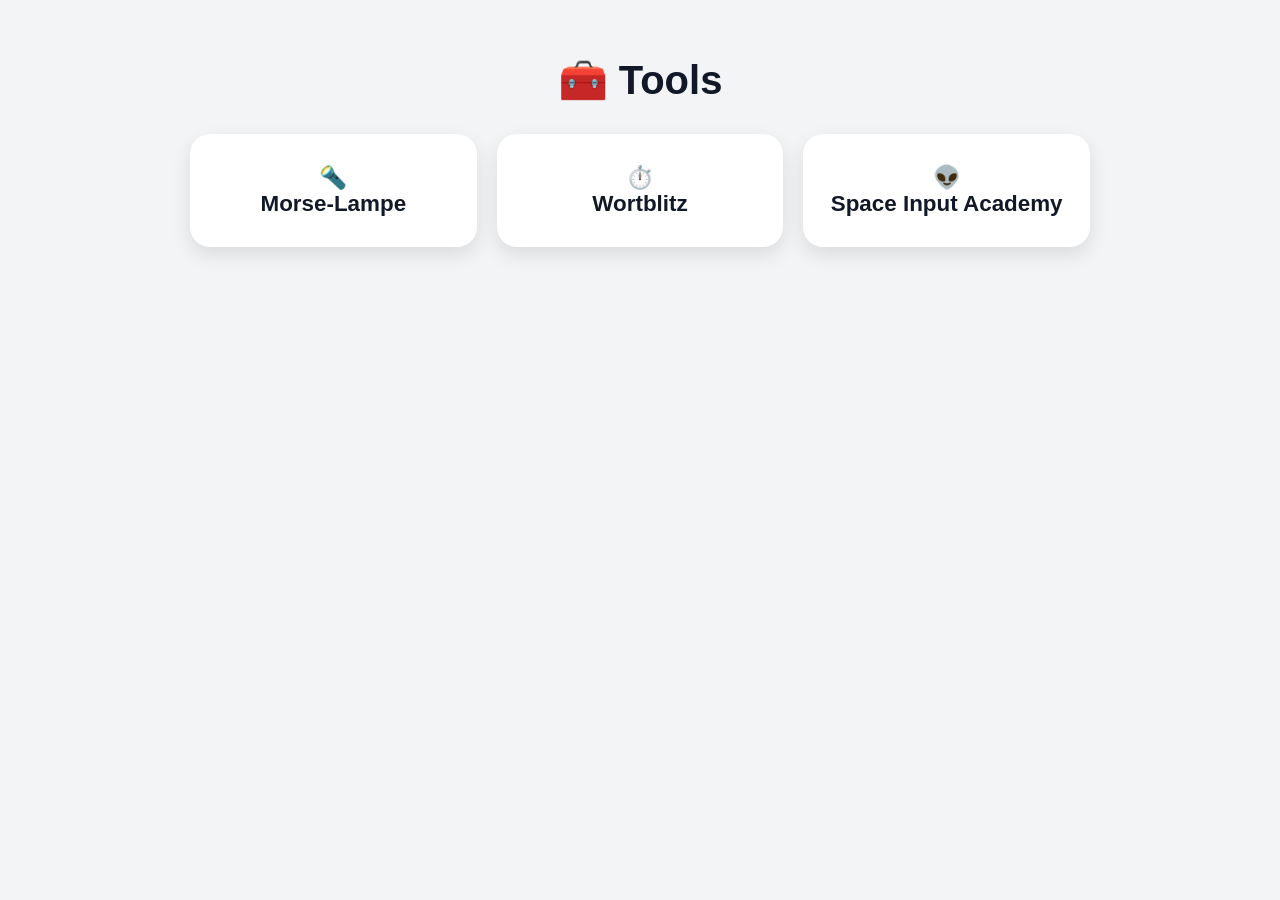
<file: index.html>
<!doctype html>
<html lang="de">
<head>
  <meta charset="utf-8">
  <meta name="viewport" content="width=device-width, initial-scale=1">
  <title>Kinder-Tools</title>

  <style>
    body {
      margin: 0;
      padding: 30px;
      font-family: Arial, sans-serif;
      background: #f3f4f6;
      color: #111827;
    }

    main {
      max-width: 900px;
      margin: auto;
    }

    h1 {
      text-align: center;
      font-size: 2.5rem;
    }

    .tools {
      display: grid;
      grid-template-columns: repeat(auto-fit, minmax(220px, 1fr));
      gap: 20px;
      margin-top: 30px;
    }

    .tool {
      display: block;
      padding: 30px 20px;
      background: white;
      border-radius: 20px;
      text-decoration: none;
      color: #111827;
      text-align: center;
      font-size: 1.4rem;
      font-weight: bold;
      box-shadow: 0 8px 20px rgba(0,0,0,.1);
    }

    .tool:hover {
      transform: translateY(-3px);
    }
  </style>
</head>

<body>

<main>
  <h1>🧰 Tools</h1>

  <div class="tools">

    <a class="tool" href="./morse/">
      🔦<br>
      Morse-Lampe
    </a>

    <a class="tool" href="./wortblitz/">
      ⏱️<br>
      Wortblitz
    </a>

    <a class="tool" href="./spaceacademy/">
      👽<br>
      Space Input Academy
    </a>

  </div>
</main>

</body>
</html>
</file>
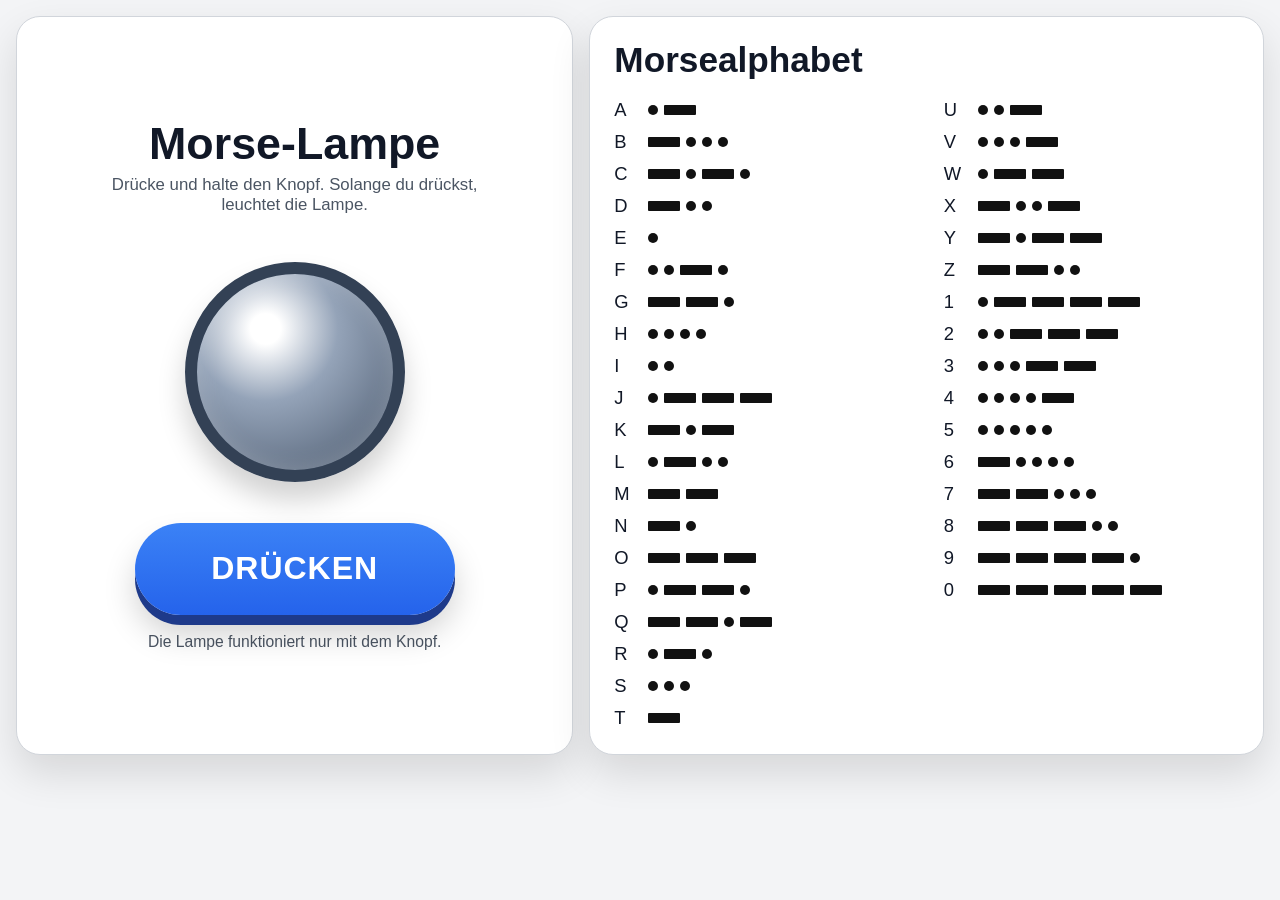
<file: morse/index.html>
<!doctype html>
<html lang="de">
<head>
  <meta charset="utf-8" />
  <meta name="viewport" content="width=device-width, initial-scale=1" />
  <title>Morse-Lampe mit Morsealphabet</title>
  <style>
    :root {
      --bg: #f3f4f6;
      --panel: #ffffff;
      --text: #111827;
      --muted: #4b5563;
      --lamp-off: #94a3b8;
      --lamp-on: #fde047;
      --button: #2563eb;
      --button-active: #1d4ed8;
      --line: #d1d5db;
      --shadow: 0 18px 40px rgba(0, 0, 0, 0.12);
    }

    * {
      box-sizing: border-box;
      -webkit-tap-highlight-color: transparent;
    }

    html, body {
      min-height: 100%;
      margin: 0;
      font-family: Arial, Helvetica, sans-serif;
      background: var(--bg);
      color: var(--text);
    }

    body {
      padding: 16px;
      user-select: none;
      touch-action: manipulation;
    }

    .app {
      width: min(1280px, 100%);
      margin: 0 auto;
      display: grid;
      grid-template-columns: minmax(320px, 0.95fr) minmax(520px, 1.15fr);
      gap: 16px;
      align-items: stretch;
    }

    .panel {
      background: var(--panel);
      border: 1px solid var(--line);
      border-radius: 24px;
      box-shadow: var(--shadow);
      padding: 24px;
    }

    .lamp-panel {
      display: flex;
      flex-direction: column;
      justify-content: center;
      align-items: center;
      min-height: 720px;
    }

    h1 {
      margin: 0 0 8px;
      font-size: clamp(1.8rem, 4vw, 2.8rem);
      line-height: 1.05;
      text-align: center;
    }

    .subtitle {
      margin: 0 0 20px;
      color: var(--muted);
      font-size: 1.05rem;
      text-align: center;
      max-width: 24rem;
    }

    .lamp-wrap {
      display: grid;
      place-items: center;
      margin: 12px 0 26px;
      min-height: 250px;
    }

    .lamp {
      width: min(220px, 55vw);
      aspect-ratio: 1;
      border-radius: 999px;
      background: radial-gradient(circle at 35% 28%, #ffffff 0 8%, var(--lamp-off) 38%, #475569 100%);
      border: 12px solid #334155;
      box-shadow:
        inset 0 0 22px rgba(255,255,255,0.24),
        0 18px 28px rgba(0,0,0,0.18);
      transition: background 80ms linear, box-shadow 80ms linear, transform 80ms linear;
    }

    body.light-on .lamp {
      background: radial-gradient(circle at 35% 28%, #fffef5 0 12%, var(--lamp-on) 48%, #f59e0b 100%);
      box-shadow:
        0 0 30px rgba(253, 224, 71, 0.85),
        0 0 95px rgba(250, 204, 21, 0.42),
        0 12px 28px rgba(0,0,0,0.16);
      transform: scale(1.03);
    }

    .press-button {
      width: min(100%, 320px);
      min-height: 92px;
      border: 0;
      border-radius: 999px;
      background: linear-gradient(180deg, #3b82f6, var(--button));
      color: white;
      font-size: clamp(1.35rem, 4vw, 2rem);
      font-weight: 800;
      letter-spacing: 0.03em;
      cursor: pointer;
      box-shadow: 0 10px 0 #1e3a8a, 0 20px 32px rgba(0, 0, 0, 0.18);
      transform: translateY(0);
      transition: transform 60ms linear, box-shadow 60ms linear, background 60ms linear;
    }

    .press-button:active,
    body.light-on .press-button {
      background: linear-gradient(180deg, #2563eb, var(--button-active));
      box-shadow: 0 4px 0 #1e3a8a, 0 10px 18px rgba(0,0,0,0.16);
      transform: translateY(6px);
    }

    .press-button:focus-visible {
      outline: 4px solid #f59e0b;
      outline-offset: 5px;
    }

    .hint {
      margin: 18px 0 0;
      color: var(--muted);
      font-size: 0.98rem;
      text-align: center;
    }

    .alphabet-panel {
      min-height: 720px;
      display: flex;
      flex-direction: column;
    }

    .alphabet-title {
      margin: 0 0 18px;
      font-size: clamp(1.5rem, 3vw, 2.2rem);
      line-height: 1.1;
    }

    .alphabet-grid {
      flex: 1;
      display: grid;
      grid-template-columns: 1fr 1fr;
      gap: 20px 34px;
      align-content: start;
    }

    .morse-list {
      display: grid;
      gap: 8px;
      align-content: start;
    }

    .morse-row {
      display: grid;
      grid-template-columns: 24px 1fr;
      align-items: center;
      gap: 10px;
      min-height: 24px;
    }

    .char {
      font-size: 1.15rem;
      line-height: 1;
    }

    .morse-code {
      display: inline-flex;
      align-items: center;
      gap: 6px;
      min-height: 20px;
      flex-wrap: nowrap;
    }

    .dot {
      width: 10px;
      height: 10px;
      border-radius: 999px;
      background: #111111;
      display: inline-block;
      flex: 0 0 auto;
    }

    .dash {
      width: 32px;
      height: 10px;
      border-radius: 1px;
      background: #111111;
      display: inline-block;
      flex: 0 0 auto;
    }

    .sr-only {
      position: absolute;
      width: 1px;
      height: 1px;
      padding: 0;
      margin: -1px;
      overflow: hidden;
      clip: rect(0, 0, 0, 0);
      white-space: nowrap;
      border: 0;
    }

    @media (max-width: 980px) {
      .app {
        grid-template-columns: 1fr;
      }

      .lamp-panel,
      .alphabet-panel {
        min-height: auto;
      }
    }

    @media (max-width: 620px) {
      .alphabet-grid {
        grid-template-columns: 1fr;
      }
    }
  </style>
</head>
<body>
  <div class="app">
    <main class="panel lamp-panel" aria-labelledby="title">
      <h1 id="title">Morse-Lampe</h1>
      <p class="subtitle">Drücke und halte den Knopf. Solange du drückst, leuchtet die Lampe.</p>

      <div class="lamp-wrap" aria-hidden="true">
        <div class="lamp"></div>
      </div>

      <button class="press-button" id="signalButton" type="button">
        DRÜCKEN
      </button>

      <p class="hint">Die Lampe funktioniert nur mit dem Knopf.</p>
      <p class="sr-only" aria-live="polite" id="status">Lampe aus</p>
    </main>

    <aside class="panel alphabet-panel" aria-labelledby="alphabet-title">
      <h2 class="alphabet-title" id="alphabet-title">Morsealphabet</h2>
      <div class="alphabet-grid" aria-label="Morsealphabet">
        <div class="morse-list">
          <div class="morse-row"><span class="char">A</span><span class="morse-code" aria-label=".-"><span class="dot" aria-hidden="true"></span><span class="dash" aria-hidden="true"></span></span></div>
<div class="morse-row"><span class="char">B</span><span class="morse-code" aria-label="-..."><span class="dash" aria-hidden="true"></span><span class="dot" aria-hidden="true"></span><span class="dot" aria-hidden="true"></span><span class="dot" aria-hidden="true"></span></span></div>
<div class="morse-row"><span class="char">C</span><span class="morse-code" aria-label="-.-."><span class="dash" aria-hidden="true"></span><span class="dot" aria-hidden="true"></span><span class="dash" aria-hidden="true"></span><span class="dot" aria-hidden="true"></span></span></div>
<div class="morse-row"><span class="char">D</span><span class="morse-code" aria-label="-.."><span class="dash" aria-hidden="true"></span><span class="dot" aria-hidden="true"></span><span class="dot" aria-hidden="true"></span></span></div>
<div class="morse-row"><span class="char">E</span><span class="morse-code" aria-label="."><span class="dot" aria-hidden="true"></span></span></div>
<div class="morse-row"><span class="char">F</span><span class="morse-code" aria-label="..-."><span class="dot" aria-hidden="true"></span><span class="dot" aria-hidden="true"></span><span class="dash" aria-hidden="true"></span><span class="dot" aria-hidden="true"></span></span></div>
<div class="morse-row"><span class="char">G</span><span class="morse-code" aria-label="--."><span class="dash" aria-hidden="true"></span><span class="dash" aria-hidden="true"></span><span class="dot" aria-hidden="true"></span></span></div>
<div class="morse-row"><span class="char">H</span><span class="morse-code" aria-label="...."><span class="dot" aria-hidden="true"></span><span class="dot" aria-hidden="true"></span><span class="dot" aria-hidden="true"></span><span class="dot" aria-hidden="true"></span></span></div>
<div class="morse-row"><span class="char">I</span><span class="morse-code" aria-label=".."><span class="dot" aria-hidden="true"></span><span class="dot" aria-hidden="true"></span></span></div>
<div class="morse-row"><span class="char">J</span><span class="morse-code" aria-label=".---"><span class="dot" aria-hidden="true"></span><span class="dash" aria-hidden="true"></span><span class="dash" aria-hidden="true"></span><span class="dash" aria-hidden="true"></span></span></div>
<div class="morse-row"><span class="char">K</span><span class="morse-code" aria-label="-.-"><span class="dash" aria-hidden="true"></span><span class="dot" aria-hidden="true"></span><span class="dash" aria-hidden="true"></span></span></div>
<div class="morse-row"><span class="char">L</span><span class="morse-code" aria-label=".-.."><span class="dot" aria-hidden="true"></span><span class="dash" aria-hidden="true"></span><span class="dot" aria-hidden="true"></span><span class="dot" aria-hidden="true"></span></span></div>
<div class="morse-row"><span class="char">M</span><span class="morse-code" aria-label="--"><span class="dash" aria-hidden="true"></span><span class="dash" aria-hidden="true"></span></span></div>
<div class="morse-row"><span class="char">N</span><span class="morse-code" aria-label="-."><span class="dash" aria-hidden="true"></span><span class="dot" aria-hidden="true"></span></span></div>
<div class="morse-row"><span class="char">O</span><span class="morse-code" aria-label="---"><span class="dash" aria-hidden="true"></span><span class="dash" aria-hidden="true"></span><span class="dash" aria-hidden="true"></span></span></div>
<div class="morse-row"><span class="char">P</span><span class="morse-code" aria-label=".--."><span class="dot" aria-hidden="true"></span><span class="dash" aria-hidden="true"></span><span class="dash" aria-hidden="true"></span><span class="dot" aria-hidden="true"></span></span></div>
<div class="morse-row"><span class="char">Q</span><span class="morse-code" aria-label="--.-"><span class="dash" aria-hidden="true"></span><span class="dash" aria-hidden="true"></span><span class="dot" aria-hidden="true"></span><span class="dash" aria-hidden="true"></span></span></div>
<div class="morse-row"><span class="char">R</span><span class="morse-code" aria-label=".-."><span class="dot" aria-hidden="true"></span><span class="dash" aria-hidden="true"></span><span class="dot" aria-hidden="true"></span></span></div>
<div class="morse-row"><span class="char">S</span><span class="morse-code" aria-label="..."><span class="dot" aria-hidden="true"></span><span class="dot" aria-hidden="true"></span><span class="dot" aria-hidden="true"></span></span></div>
<div class="morse-row"><span class="char">T</span><span class="morse-code" aria-label="-"><span class="dash" aria-hidden="true"></span></span></div>
        </div>
        <div class="morse-list">
          <div class="morse-row"><span class="char">U</span><span class="morse-code" aria-label="..-"><span class="dot" aria-hidden="true"></span><span class="dot" aria-hidden="true"></span><span class="dash" aria-hidden="true"></span></span></div>
<div class="morse-row"><span class="char">V</span><span class="morse-code" aria-label="...-"><span class="dot" aria-hidden="true"></span><span class="dot" aria-hidden="true"></span><span class="dot" aria-hidden="true"></span><span class="dash" aria-hidden="true"></span></span></div>
<div class="morse-row"><span class="char">W</span><span class="morse-code" aria-label=".--"><span class="dot" aria-hidden="true"></span><span class="dash" aria-hidden="true"></span><span class="dash" aria-hidden="true"></span></span></div>
<div class="morse-row"><span class="char">X</span><span class="morse-code" aria-label="-..-"><span class="dash" aria-hidden="true"></span><span class="dot" aria-hidden="true"></span><span class="dot" aria-hidden="true"></span><span class="dash" aria-hidden="true"></span></span></div>
<div class="morse-row"><span class="char">Y</span><span class="morse-code" aria-label="-.--"><span class="dash" aria-hidden="true"></span><span class="dot" aria-hidden="true"></span><span class="dash" aria-hidden="true"></span><span class="dash" aria-hidden="true"></span></span></div>
<div class="morse-row"><span class="char">Z</span><span class="morse-code" aria-label="--.."><span class="dash" aria-hidden="true"></span><span class="dash" aria-hidden="true"></span><span class="dot" aria-hidden="true"></span><span class="dot" aria-hidden="true"></span></span></div>
<div class="morse-row"><span class="char">1</span><span class="morse-code" aria-label=".----"><span class="dot" aria-hidden="true"></span><span class="dash" aria-hidden="true"></span><span class="dash" aria-hidden="true"></span><span class="dash" aria-hidden="true"></span><span class="dash" aria-hidden="true"></span></span></div>
<div class="morse-row"><span class="char">2</span><span class="morse-code" aria-label="..---"><span class="dot" aria-hidden="true"></span><span class="dot" aria-hidden="true"></span><span class="dash" aria-hidden="true"></span><span class="dash" aria-hidden="true"></span><span class="dash" aria-hidden="true"></span></span></div>
<div class="morse-row"><span class="char">3</span><span class="morse-code" aria-label="...--"><span class="dot" aria-hidden="true"></span><span class="dot" aria-hidden="true"></span><span class="dot" aria-hidden="true"></span><span class="dash" aria-hidden="true"></span><span class="dash" aria-hidden="true"></span></span></div>
<div class="morse-row"><span class="char">4</span><span class="morse-code" aria-label="....-"><span class="dot" aria-hidden="true"></span><span class="dot" aria-hidden="true"></span><span class="dot" aria-hidden="true"></span><span class="dot" aria-hidden="true"></span><span class="dash" aria-hidden="true"></span></span></div>
<div class="morse-row"><span class="char">5</span><span class="morse-code" aria-label="....."><span class="dot" aria-hidden="true"></span><span class="dot" aria-hidden="true"></span><span class="dot" aria-hidden="true"></span><span class="dot" aria-hidden="true"></span><span class="dot" aria-hidden="true"></span></span></div>
<div class="morse-row"><span class="char">6</span><span class="morse-code" aria-label="-...."><span class="dash" aria-hidden="true"></span><span class="dot" aria-hidden="true"></span><span class="dot" aria-hidden="true"></span><span class="dot" aria-hidden="true"></span><span class="dot" aria-hidden="true"></span></span></div>
<div class="morse-row"><span class="char">7</span><span class="morse-code" aria-label="--..."><span class="dash" aria-hidden="true"></span><span class="dash" aria-hidden="true"></span><span class="dot" aria-hidden="true"></span><span class="dot" aria-hidden="true"></span><span class="dot" aria-hidden="true"></span></span></div>
<div class="morse-row"><span class="char">8</span><span class="morse-code" aria-label="---.."><span class="dash" aria-hidden="true"></span><span class="dash" aria-hidden="true"></span><span class="dash" aria-hidden="true"></span><span class="dot" aria-hidden="true"></span><span class="dot" aria-hidden="true"></span></span></div>
<div class="morse-row"><span class="char">9</span><span class="morse-code" aria-label="----."><span class="dash" aria-hidden="true"></span><span class="dash" aria-hidden="true"></span><span class="dash" aria-hidden="true"></span><span class="dash" aria-hidden="true"></span><span class="dot" aria-hidden="true"></span></span></div>
<div class="morse-row"><span class="char">0</span><span class="morse-code" aria-label="-----"><span class="dash" aria-hidden="true"></span><span class="dash" aria-hidden="true"></span><span class="dash" aria-hidden="true"></span><span class="dash" aria-hidden="true"></span><span class="dash" aria-hidden="true"></span></span></div>
        </div>
      </div>
    </aside>
  </div>

  <script>
    const button = document.getElementById('signalButton');
    const statusText = document.getElementById('status');

    function turnOn(event) {
      if (event) event.preventDefault();
      document.body.classList.add('light-on');
      button.setAttribute('aria-pressed', 'true');
      statusText.textContent = 'Lampe an';
    }

    function turnOff(event) {
      if (event) event.preventDefault();
      document.body.classList.remove('light-on');
      button.setAttribute('aria-pressed', 'false');
      statusText.textContent = 'Lampe aus';
    }

    button.addEventListener('pointerdown', turnOn);
    button.addEventListener('pointerup', turnOff);
    button.addEventListener('pointercancel', turnOff);
    button.addEventListener('pointerleave', turnOff);
    button.addEventListener('contextmenu', event => event.preventDefault());
  </script>
</body>
</html>
</file>
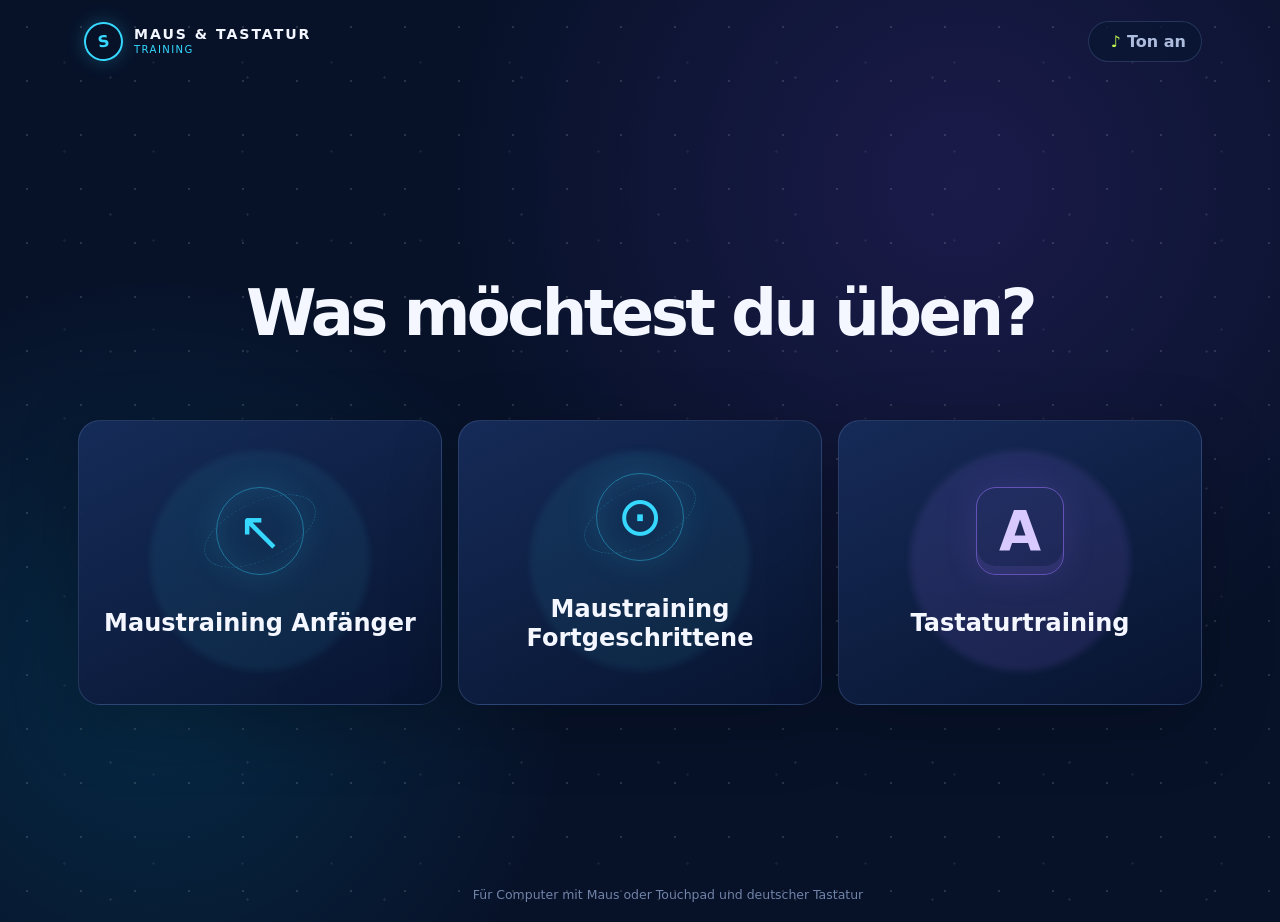
<file: spaceacademy/index.html>
<!doctype html>
<html lang="de">
<head>
  <meta charset="utf-8">
  <meta name="viewport" content="width=device-width, initial-scale=1">
  <meta name="theme-color" content="#08132e">
  <meta name="description" content="Spielerisches Maus- und Tastaturtraining im Weltraum für Kinder von 10 bis 12 Jahren.">
  <title>Space Input Academy</title>
  <link rel="stylesheet" href="styles.css">
</head>
<body>
  <div class="stars" aria-hidden="true"></div>
  <header class="topbar">
    <button class="brand" id="homeButton" aria-label="Zur Startseite">
      <span class="brand-mark">S</span>
      <span><strong>MAUS &amp; TASTATUR</strong><small>TRAINING</small></span>
    </button>
    <button class="sound-button" id="soundButton" aria-pressed="false">
      <span id="soundIcon">♪</span><span id="soundLabel">Ton an</span>
    </button>
  </header>

  <main id="app" tabindex="-1">
    <section class="screen home-screen" id="homeScreen">
      <div class="mission-copy">
        <h1>Was möchtest du üben?</h1>
        <div class="best-row" id="bestRow"></div>
      </div>
      <div class="mission-grid">
        <button class="mission-card mouse-card" data-start="mouse-basic" aria-label="Maustraining Anfänger">
          <span class="orbit-icon" aria-hidden="true"><span>↖</span></span>
          <strong>Maustraining Anfänger</strong>
        </button>
        <button class="mission-card mouse-card pro-card" data-start="mouse-pro" aria-label="Maustraining Fortgeschrittene">
          <span class="orbit-icon" aria-hidden="true"><span>⊙</span></span>
          <strong>Maustraining Fortgeschrittene</strong>
        </button>
        <button class="mission-card keyboard-card" data-start="keyboard" aria-label="Tastaturtraining">
          <span class="key-icon" aria-hidden="true">A</span>
          <strong>Tastaturtraining</strong>
        </button>
      </div>
      <p class="desktop-note">Für Computer mit Maus oder Touchpad und deutscher Tastatur</p>
    </section>

    <section class="screen game-screen hidden" id="gameScreen" aria-live="polite">
      <div class="game-head">
        <button class="exit-button" id="exitButton">← Beenden</button>
        <div class="progress-wrap">
          <div class="progress-label"><span id="missionName">Mission</span><span id="stepLabel">1 / 7</span></div>
          <div class="progress"><span id="progressBar"></span></div>
        </div>
        <div class="timer" aria-label="Verstrichene Zeit"><span>◷</span> <b id="timer">00:00</b></div>
      </div>
      <div class="instruction-panel">
        <span class="instruction-icon" id="instructionIcon">↖</span>
        <div class="instruction-copy">
          <h2 id="taskTitle">Bereit?</h2>
          <p class="task-explanation" id="taskExplanation"></p>
          <p class="task-command" id="instruction"></p>
        </div>
      </div>
      <div class="playfield" id="playfield"></div>
      <div class="feedback" id="feedback" role="status"></div>
    </section>

    <section class="screen result-screen hidden" id="resultScreen">
      <div class="result-badge" id="resultBadge">★</div>
      <span class="eyebrow">MISSION GESCHAFFT</span>
      <h1 id="resultTitle">Stark geflogen!</h1>
      <p id="resultText"></p>
      <div class="result-stats">
        <div><strong id="resultScore">0</strong><span>Punkte</span></div>
        <div><strong id="resultAccuracy">0 %</strong><span>Genauigkeit</span></div>
        <div><strong id="resultTime">00:00</strong><span>Zeit</span></div>
      </div>
      <div class="result-actions">
        <button class="primary-button" id="replayButton">Noch einmal</button>
        <button class="secondary-button" id="resultHomeButton">Anderes Training</button>
      </div>
    </section>
  </main>

  <template id="continueTemplate">
    <button class="next-button">Weiter <span>→</span></button>
  </template>
  <script src="app.js"></script>
</body>
</html>
</file>
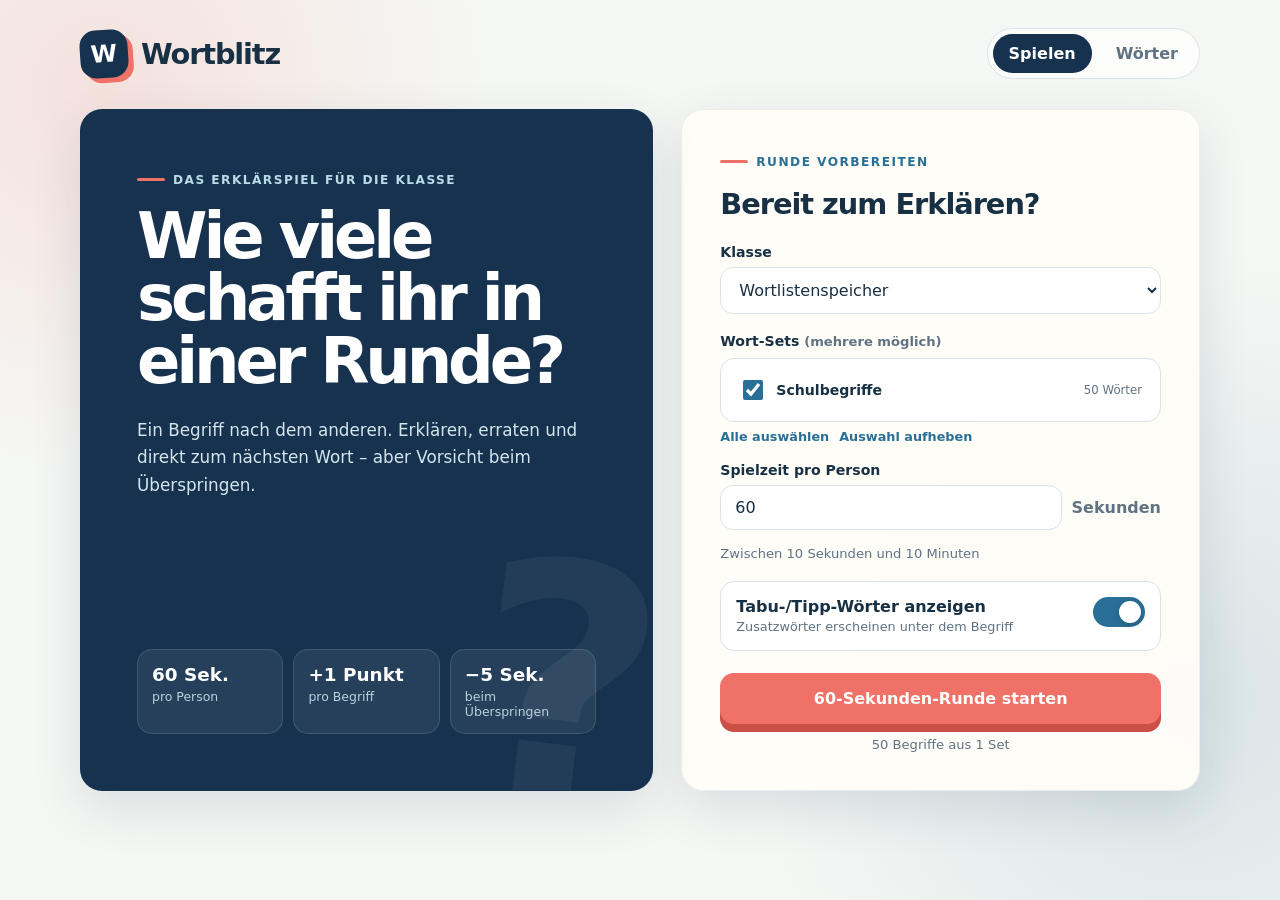
<file: wortblitz/index.html>
<!doctype html>
<html lang="de">
<head>
  <meta charset="utf-8">
  <meta name="viewport" content="width=device-width, initial-scale=1">
  <meta name="theme-color" content="#16324f">
  <title>Wortblitz – Erklärspiel für die Schule</title>
  <style>
    :root {
      --ink: #183044;
      --muted: #607383;
      --paper: #fffdf8;
      --navy: #16324f;
      --blue: #2a6f97;
      --sky: #d9edf3;
      --coral: #f07167;
      --coral-dark: #c94f47;
      --green: #2f8f62;
      --line: #dbe3e8;
      --shadow: 0 18px 50px rgba(22, 50, 79, .12);
      --radius: 22px;
    }

    * { box-sizing: border-box; }
    html { color-scheme: light; }
    body {
      margin: 0;
      min-height: 100vh;
      color: var(--ink);
      font-family: ui-rounded, "Avenir Next", "Segoe UI", system-ui, sans-serif;
      background:
        radial-gradient(circle at 8% 10%, rgba(240,113,103,.16), transparent 24rem),
        radial-gradient(circle at 93% 78%, rgba(42,111,151,.14), transparent 28rem),
        #f5f7f4;
    }

    button, input, select, textarea { font: inherit; }
    button { cursor: pointer; }
    button:focus-visible, input:focus-visible, select:focus-visible, textarea:focus-visible {
      outline: 4px solid rgba(42,111,151,.28);
      outline-offset: 2px;
    }

    .shell { width: min(1120px, calc(100% - 32px)); margin: 0 auto; padding: 28px 0 48px; }
    header { display: flex; align-items: center; justify-content: space-between; gap: 20px; margin-bottom: 30px; }
    .brand { display: flex; align-items: center; gap: 13px; }
    .logo {
      width: 48px; height: 48px; display: grid; place-items: center; border-radius: 16px;
      color: white; background: var(--navy); font-weight: 900; font-size: 24px;
      transform: rotate(-4deg); box-shadow: 5px 5px 0 var(--coral);
    }
    .brand h1 { margin: 0; font-size: clamp(1.35rem, 3vw, 1.8rem); letter-spacing: -.04em; }
    .brand p { margin: 2px 0 0; color: var(--muted); font-size: .9rem; }
    nav { display: flex; gap: 8px; padding: 5px; border: 1px solid var(--line); background: rgba(255,255,255,.7); border-radius: 999px; }
    .nav-btn { border: 0; border-radius: 999px; padding: 10px 16px; color: var(--muted); background: transparent; font-weight: 750; }
    .nav-btn.active { color: white; background: var(--navy); }

    .view[hidden] { display: none !important; }
    .hero-grid { display: grid; grid-template-columns: 1.05fr .95fr; gap: 28px; align-items: stretch; }
    .intro, .card { border: 1px solid rgba(22,50,79,.08); border-radius: var(--radius); box-shadow: var(--shadow); }
    .intro {
      position: relative; overflow: hidden; padding: clamp(30px, 5vw, 56px); color: white; background: var(--navy);
      min-height: 490px; display: flex; flex-direction: column; justify-content: space-between;
    }
    .intro::after { content: "?"; position: absolute; right: -8px; bottom: -90px; font-size: 330px; font-weight: 900; color: rgba(255,255,255,.055); transform: rotate(7deg); }
    .eyebrow { display: inline-flex; width: fit-content; align-items: center; gap: 8px; margin: 0 0 18px; color: #b9dce8; font-weight: 800; text-transform: uppercase; letter-spacing: .12em; font-size: .76rem; }
    .eyebrow::before { content: ""; width: 28px; height: 3px; border-radius: 9px; background: var(--coral); }
    .intro h2 { margin: 0; max-width: 660px; font-size: clamp(2.25rem, 5vw, 4.3rem); line-height: .98; letter-spacing: -.065em; }
    .intro-text { position: relative; z-index: 1; margin: 24px 0 0; max-width: 560px; color: #d5e5ed; font-size: 1.05rem; line-height: 1.65; }
    .rules { position: relative; z-index: 1; display: grid; grid-template-columns: repeat(3, 1fr); gap: 10px; margin-top: 30px; }
    .rule { padding: 14px; border: 1px solid rgba(255,255,255,.13); border-radius: 15px; background: rgba(255,255,255,.07); }
    .rule strong { display: block; font-size: 1.15rem; color: white; }
    .rule span { display: block; margin-top: 4px; color: #bad0dc; font-size: .78rem; }

    .card { padding: clamp(24px, 4vw, 38px); background: rgba(255,253,248,.93); }
    .card h2, .card h3 { margin-top: 0; letter-spacing: -.035em; }
    .card h2 { font-size: 1.8rem; }
    .field { margin-bottom: 18px; }
    label { display: block; margin-bottom: 7px; font-size: .88rem; font-weight: 800; }
    input, select, textarea {
      width: 100%; border: 1px solid var(--line); border-radius: 13px; padding: 12px 14px; color: var(--ink); background: white;
    }
    input:disabled, select:disabled { color: #91a0aa; background: #f1f3f2; }
    textarea { min-height: 92px; resize: vertical; }
    .hint { color: var(--muted); font-size: .82rem; line-height: 1.45; }
    .switch-row { display: flex; align-items: center; justify-content: space-between; gap: 16px; padding: 15px; border: 1px solid var(--line); border-radius: 14px; background: white; }
    .switch-copy strong { display: block; }
    .switch-copy span { color: var(--muted); font-size: .8rem; }
    .switch { position: relative; width: 52px; height: 30px; flex: 0 0 auto; }
    .switch input { position: absolute; opacity: 0; width: 1px; height: 1px; }
    .switch-track { position: absolute; inset: 0; border-radius: 99px; background: #bdc8ce; transition: .2s; }
    .switch-track::after { content: ""; position: absolute; width: 22px; height: 22px; left: 4px; top: 4px; border-radius: 50%; background: white; box-shadow: 0 2px 7px #0003; transition: .2s; }
    .switch input:checked + .switch-track { background: var(--blue); }
    .switch input:checked + .switch-track::after { transform: translateX(22px); }
    .switch input:focus-visible + .switch-track { outline: 4px solid rgba(42,111,151,.28); outline-offset: 2px; }

    .btn { border: 0; border-radius: 14px; padding: 13px 18px; font-weight: 850; transition: transform .15s, box-shadow .15s, opacity .15s; }
    .btn:hover:not(:disabled) { transform: translateY(-2px); }
    .btn:disabled { cursor: not-allowed; opacity: .45; }
    .btn-primary { width: 100%; margin-top: 22px; padding: 16px; color: white; background: var(--coral); box-shadow: 0 8px 0 var(--coral-dark); }
    .btn-primary:hover:not(:disabled) { box-shadow: 0 10px 0 var(--coral-dark); }
    .btn-secondary { color: var(--navy); background: var(--sky); }
    .btn-ghost { border: 1px solid var(--line); color: var(--ink); background: white; }
    .btn-danger { color: #aa332d; background: #ffe4e1; }
    .count-note { margin: 13px 0 0; color: var(--muted); text-align: center; font-size: .82rem; }
    .set-picker { display: grid; gap: 8px; max-height: 190px; overflow: auto; padding: 8px; border: 1px solid var(--line); border-radius: 14px; background: white; }
    .set-choice { display: flex; align-items: center; gap: 10px; margin: 0; padding: 10px; border-radius: 10px; cursor: pointer; }
    .set-choice:hover { background: #f2f6f6; }
    .set-choice input { width: 20px; height: 20px; flex: 0 0 auto; accent-color: var(--blue); }
    .set-choice span { flex: 1; font-weight: 750; }
    .set-choice small { color: var(--muted); font-weight: 500; }
    .set-picker-tools { display: flex; gap: 10px; margin-top: 7px; }
    .text-btn { padding: 0; border: 0; color: var(--blue); background: transparent; font-size: .8rem; font-weight: 800; }
    .duration-control { display: flex; align-items: center; gap: 10px; }
    .duration-control input { min-width: 0; }
    .duration-control span { flex: 0 0 auto; color: var(--muted); font-weight: 750; }

    .manage-head { display: flex; justify-content: space-between; gap: 20px; align-items: end; margin-bottom: 22px; }
    .manage-head h2 { margin: 0 0 5px; font-size: clamp(1.8rem, 4vw, 2.7rem); letter-spacing: -.05em; }
    .manage-head p { margin: 0; color: var(--muted); }
    .actions { display: flex; flex-wrap: wrap; gap: 9px; }
    .manager { display: grid; grid-template-columns: 310px 1fr; gap: 22px; align-items: start; }
    .side-card, .main-card { background: var(--paper); border: 1px solid var(--line); border-radius: 20px; box-shadow: var(--shadow); }
    .side-card { padding: 18px; }
    .main-card { min-height: 500px; padding: 24px; }
    .section-title { display: flex; justify-content: space-between; align-items: center; gap: 10px; margin-bottom: 12px; }
    .section-title h3 { margin: 0; font-size: 1rem; }
    .icon-btn { width: 34px; height: 34px; display: grid; place-items: center; border: 0; border-radius: 10px; color: white; background: var(--blue); font-weight: 900; font-size: 1.1rem; }
    .list { display: grid; gap: 7px; margin-bottom: 22px; }
    .list-item { width: 100%; border: 1px solid transparent; border-radius: 12px; padding: 11px 12px; color: var(--ink); background: #f4f5f1; text-align: left; }
    .list-item.active { border-color: var(--blue); background: var(--sky); font-weight: 800; }
    .list-item small { float: right; color: var(--muted); }
    .empty { padding: 34px 18px; border: 2px dashed var(--line); border-radius: 15px; color: var(--muted); text-align: center; }
    .set-bar { display: flex; align-items: center; justify-content: space-between; gap: 16px; padding-bottom: 18px; border-bottom: 1px solid var(--line); }
    .set-bar h3 { margin: 0 0 4px; font-size: 1.5rem; }
    .set-bar p { margin: 0; color: var(--muted); font-size: .86rem; }
    .add-form { display: grid; grid-template-columns: 1fr 1.4fr auto; gap: 10px; align-items: end; margin: 20px 0; }
    .add-form .field { margin: 0; }
    .word-list { display: grid; gap: 9px; }
    .bulk-box { margin: 0 0 20px; border: 1px solid var(--line); border-radius: 14px; background: #f7f8f5; }
    .bulk-box summary { padding: 14px 16px; cursor: pointer; font-weight: 850; }
    .bulk-inner { padding: 0 16px 16px; }
    .bulk-inner textarea { min-height: 150px; margin: 8px 0 10px; background: white; }
    .bulk-inner .btn { width: 100%; }
    .word-row { display: grid; grid-template-columns: minmax(130px, .8fr) minmax(180px, 1.2fr) auto; gap: 10px; align-items: center; padding: 10px 12px; border: 1px solid var(--line); border-radius: 13px; background: white; }
    .word-main { font-weight: 850; }
    .word-tips { color: var(--muted); font-size: .86rem; }
    .row-actions { display: flex; gap: 6px; }
    .mini-btn { border: 0; border-radius: 9px; padding: 7px 9px; background: #edf1f2; color: var(--ink); font-size: .8rem; }
    .mini-btn.delete { color: #a3342e; background: #ffe8e5; }

    .game-wrap { min-height: calc(100vh - 130px); display: grid; place-items: center; }
    .game-card { width: min(820px, 100%); text-align: center; background: var(--paper); border-radius: 30px; box-shadow: var(--shadow); overflow: hidden; }
    .game-top { display: grid; grid-template-columns: 1fr auto 1fr; align-items: center; padding: 18px 24px; color: white; background: var(--navy); }
    .game-meta { justify-self: start; text-align: left; color: #c9dce6; font-size: .82rem; }
    .score { justify-self: end; text-align: right; }
    .score strong { display: block; color: white; font-size: 1.4rem; }
    .score span { color: #c9dce6; font-size: .75rem; }
    .timer { width: 100px; height: 100px; display: grid; place-items: center; border: 7px solid rgba(255,255,255,.25); border-top-color: var(--coral); border-radius: 50%; font-size: 2rem; font-weight: 900; }
    .timer.danger { color: #ffe0dc; animation: pulse .8s infinite alternate; }
    @keyframes pulse { to { transform: scale(1.07); } }
    .game-body { padding: clamp(52px, 9vw, 92px) clamp(22px, 7vw, 64px) 42px; }
    .game-label { color: var(--muted); font-size: .78rem; font-weight: 850; text-transform: uppercase; letter-spacing: .13em; }
    .game-word { margin: clamp(28px, 4vw, 42px) 0 clamp(38px, 5vw, 56px); font-size: clamp(2.5rem, 9vw, 6rem); line-height: .95; letter-spacing: -.065em; overflow-wrap: anywhere; }
    .tips-box { margin: 0 auto 42px; max-width: 680px; min-height: 84px; padding: 18px 24px; border: 2px solid #abd6e4; border-radius: 17px; color: #123f59; background: #cfe9f2; font-size: 1.15rem; line-height: 1.5; box-shadow: 0 5px 0 rgba(42,111,151,.12); }
    .tips-box strong { display: block; margin-bottom: 7px; font-size: .84rem; text-transform: uppercase; letter-spacing: .11em; }
    .game-actions { display: grid; grid-template-columns: 1fr 1.5fr; gap: 13px; }
    .game-btn { min-height: 72px; border: 0; border-radius: 17px; color: white; font-weight: 900; font-size: 1.05rem; }
    .skip { background: var(--coral); }
    .correct { background: var(--green); }
    .penalty { display: block; margin-top: 3px; font-size: .72rem; opacity: .82; }

    .result-card { width: min(640px, 100%); padding: clamp(30px, 7vw, 58px); border-radius: 28px; background: var(--paper); box-shadow: var(--shadow); text-align: center; }
    .result-badge { width: 78px; height: 78px; display: grid; place-items: center; margin: 0 auto 20px; border-radius: 24px; color: white; background: var(--green); font-size: 2.2rem; font-weight: 900; transform: rotate(-4deg); }
    .result-card h2 { margin: 0; font-size: clamp(2rem, 6vw, 3.5rem); letter-spacing: -.055em; }
    .result-card > p { color: var(--muted); }
    .stats { display: grid; grid-template-columns: 1fr 1fr; gap: 12px; margin: 28px 0; }
    .stat { padding: 18px; border-radius: 16px; background: #f0f3f1; }
    .stat strong { display: block; font-size: 2rem; }
    .stat span { color: var(--muted); font-size: .82rem; }
    .result-actions { display: grid; grid-template-columns: 1fr 1fr; gap: 10px; }

    dialog { width: min(500px, calc(100% - 28px)); border: 0; border-radius: 20px; padding: 0; color: var(--ink); background: var(--paper); box-shadow: var(--shadow); }
    dialog::backdrop { background: rgba(9,28,42,.58); backdrop-filter: blur(3px); }
    .dialog-inner { padding: 26px; }
    .dialog-inner h2 { margin: 0 0 18px; }
    .dialog-actions { display: flex; justify-content: flex-end; gap: 9px; margin-top: 20px; }
    .toast { position: fixed; z-index: 30; left: 50%; bottom: 24px; transform: translate(-50%, 130px); max-width: calc(100% - 28px); padding: 12px 18px; border-radius: 999px; color: white; background: var(--navy); box-shadow: var(--shadow); transition: transform .25s; font-weight: 700; }
    .toast.show { transform: translate(-50%, 0); }

    @media (max-width: 820px) {
      header { align-items: flex-start; }
      .brand p { display: none; }
      .hero-grid, .manager { grid-template-columns: 1fr; }
      .intro { min-height: auto; }
      .side-card { display: grid; grid-template-columns: 1fr 1fr; gap: 18px; }
      .side-card > div { min-width: 0; }
      .add-form { grid-template-columns: 1fr 1fr; }
      .add-form .btn { grid-column: 1 / -1; }
    }
    @media (max-width: 560px) {
      .shell { width: min(100% - 20px, 1120px); padding-top: 14px; }
      header { align-items: center; margin-bottom: 18px; }
      .brand { gap: 9px; }
      .logo { width: 42px; height: 42px; border-radius: 13px; }
      nav { padding: 4px; }
      .nav-btn { padding: 9px 11px; font-size: .82rem; }
      .rules { grid-template-columns: 1fr; }
      .rule { display: flex; align-items: center; justify-content: space-between; }
      .rule span { margin: 0; }
      .manage-head { align-items: flex-start; flex-direction: column; }
      .side-card { grid-template-columns: 1fr; }
      .add-form, .word-row { grid-template-columns: 1fr; }
      .word-row { gap: 4px; }
      .row-actions { margin-top: 8px; }
      .game-top { padding: 13px 12px; }
      .timer { width: 76px; height: 76px; border-width: 6px; font-size: 1.5rem; }
      .game-meta { max-width: 100px; }
      .game-body { padding: 42px 18px 28px; }
      .game-word { margin-top: 24px; margin-bottom: 36px; }
      .tips-box { margin-bottom: 32px; padding: 16px 18px; font-size: 1.05rem; }
      .game-actions, .result-actions { grid-template-columns: 1fr; }
      .game-btn { min-height: 62px; }
    }
  </style>
</head>
<body>
  <main class="shell">
    <header id="mainHeader">
      <div class="brand" aria-label="Wortblitz">
        <div class="logo" aria-hidden="true">W</div>
        <div><h1>Wortblitz</h1></div>
      </div>
      <nav aria-label="Hauptnavigation">
        <button class="nav-btn active" data-view="home">Spielen</button>
        <button class="nav-btn" data-view="manage">Wörter</button>
      </nav>
    </header>

    <section id="homeView" class="view">
      <div class="hero-grid">
        <div class="intro">
          <div>
            <p class="eyebrow">Das Erklärspiel für die Klasse</p>
            <h2>Wie viele schafft ihr in einer Runde?</h2>
            <p class="intro-text">Ein Begriff nach dem anderen. Erklären, erraten und direkt zum nächsten Wort – aber Vorsicht beim Überspringen.</p>
          </div>
          <div class="rules" aria-label="Spielregeln">
            <div class="rule"><strong id="roundTimeRule">60 Sek.</strong><span>pro Person</span></div>
            <div class="rule"><strong>+1 Punkt</strong><span>pro Begriff</span></div>
            <div class="rule"><strong>−5 Sek.</strong><span>beim Überspringen</span></div>
          </div>
        </div>

        <div class="card">
          <p class="eyebrow" style="color:var(--blue)">Runde vorbereiten</p>
          <h2>Bereit zum Erklären?</h2>
          <div class="field">
            <label for="classSelect">Klasse</label>
            <select id="classSelect"></select>
          </div>
          <div class="field">
            <label>Wort-Sets <span class="hint">(mehrere möglich)</span></label>
            <div id="setPicker" class="set-picker" aria-label="Wort-Sets auswählen"></div>
            <div class="set-picker-tools"><button id="selectAllSets" class="text-btn" type="button">Alle auswählen</button><button id="selectNoSets" class="text-btn" type="button">Auswahl aufheben</button></div>
          </div>
          <div class="field">
            <label for="roundDuration">Spielzeit pro Person</label>
            <div class="duration-control"><input id="roundDuration" type="number" min="10" max="600" step="5" value="60" inputmode="numeric"><span>Sekunden</span></div>
            <p class="hint">Zwischen 10 Sekunden und 10 Minuten</p>
          </div>
          <div class="switch-row">
            <div class="switch-copy"><strong>Tabu-/Tipp-Wörter anzeigen</strong><span>Zusatzwörter erscheinen unter dem Begriff</span></div>
            <label class="switch" aria-label="Tabu- oder Tipp-Wörter anzeigen">
              <input id="showTips" type="checkbox" checked>
              <span class="switch-track"></span>
            </label>
          </div>
          <button id="startBtn" class="btn btn-primary">Runde starten</button>
          <p id="wordCount" class="count-note" aria-live="polite"></p>
        </div>
      </div>
    </section>

    <section id="manageView" class="view" hidden>
      <div class="manage-head">
        <div><h2>Wörter verwalten</h2><p>Klassen, Sets und Begriffe werden automatisch auf diesem Gerät gespeichert.</p></div>
        <div class="actions">
          <button id="exportBtn" class="btn btn-ghost">Sicherung exportieren</button>
          <button id="importBtn" class="btn btn-secondary">Sicherung importieren</button>
          <input id="importFile" type="file" accept="application/json,.json" hidden>
        </div>
      </div>
      <div class="manager">
        <aside class="side-card">
          <div>
            <div class="section-title"><h3>Klassen</h3><button id="addClassBtn" class="icon-btn" aria-label="Klasse hinzufügen">+</button></div>
            <div id="classList" class="list"></div>
          </div>
          <div>
            <div class="section-title"><h3>Wort-Sets</h3><button id="addSetBtn" class="icon-btn" aria-label="Wort-Set hinzufügen">+</button></div>
            <div id="setList" class="list"></div>
          </div>
        </aside>
        <section id="setEditor" class="main-card"></section>
      </div>
    </section>

    <section id="gameView" class="view" hidden>
      <div class="game-wrap">
        <div class="game-card">
          <div class="game-top">
            <div id="gameMeta" class="game-meta"></div>
            <div id="timer" class="timer" aria-live="off">60</div>
            <div class="score"><strong id="score">0</strong><span>erraten</span></div>
          </div>
          <div class="game-body">
            <div class="game-label">Erkläre diesen Begriff</div>
            <h2 id="gameWord" class="game-word">–</h2>
            <div id="tipsBox" class="tips-box"></div>
            <div class="game-actions">
              <button id="skipBtn" class="game-btn skip">Überspringen <span class="penalty">−5 Sekunden</span></button>
              <button id="correctBtn" class="game-btn correct">Erraten! +1</button>
            </div>
          </div>
        </div>
      </div>
    </section>

    <section id="resultView" class="view" hidden>
      <div class="game-wrap">
        <div class="result-card">
          <div class="result-badge">✓</div>
          <h2>Zeit ist um!</h2>
          <p>Starke Runde – hier ist euer Ergebnis.</p>
          <div class="stats">
            <div class="stat"><strong id="resultCorrect">0</strong><span>Begriffe erraten</span></div>
            <div class="stat"><strong id="resultSkipped">0</strong><span>übersprungen</span></div>
          </div>
          <div class="result-actions">
            <button id="homeBtn" class="btn btn-ghost">Zur Auswahl</button>
            <button id="againBtn" class="btn btn-secondary">Noch eine Runde</button>
          </div>
        </div>
      </div>
    </section>
  </main>

  <dialog id="textDialog">
    <form id="dialogForm" class="dialog-inner" method="dialog">
      <h2 id="dialogTitle">Hinzufügen</h2>
      <div class="field"><label id="dialogLabel" for="dialogInput">Name</label><input id="dialogInput" required maxlength="80"></div>
      <div class="dialog-actions"><button type="button" id="dialogCancel" class="btn btn-ghost">Abbrechen</button><button type="submit" class="btn btn-secondary">Speichern</button></div>
    </form>
  </dialog>
  <dialog id="copyDialog">
    <form id="copyForm" class="dialog-inner" method="dialog">
      <h2>Set in andere Klasse kopieren</h2>
      <p id="copyDescription" class="hint"></p>
      <div class="field"><label for="copyTargetClass">Vorhandene Zielklasse</label><select id="copyTargetClass"></select></div>
      <div class="field"><label for="copyNewClass">Oder neue Klasse anlegen</label><input id="copyNewClass" maxlength="80" placeholder="z. B. Klasse 6c"><p class="hint">Wenn hier ein Name steht, wird eine neue Klasse angelegt.</p></div>
      <div class="dialog-actions"><button type="button" id="copyCancel" class="btn btn-ghost">Abbrechen</button><button type="submit" class="btn btn-secondary">Set kopieren</button></div>
    </form>
  </dialog>
  <div id="toast" class="toast" role="status" aria-live="polite"></div>

  <script>
    const STORAGE_KEY = "woerterblitz-data-v2";
    const SESSION_KEY = "woerterblitz-session-v2";
    const SETTINGS_KEY = "wortblitz-settings-v1";
    const defaultData = {
      classes: [
        { id: "wortlistenspeicher", name: "Wortlistenspeicher", sets: [
          { id: "schulbegriffe", name: "Schulbegriffe", words: [
            { id: "s01", term: "Tafel", tips: ["Kreide", "schreiben", "vorne"] },
            { id: "s02", term: "Füller", tips: ["Tinte", "Patrone", "schreiben"] },
            { id: "s03", term: "Geodreieck", tips: ["Winkel", "messen", "Mathematik"] },
            { id: "s04", term: "Klasse", tips: ["Schüler", "Raum", "Jahrgang"] },
            { id: "s05", term: "Lehrer", tips: ["unterrichten", "Schule", "Person"] },
            { id: "s06", term: "Werkstatt", tips: ["Werkzeug", "bauen", "arbeiten"] },
            { id: "s07", term: "Lernbüro", tips: ["selbstständig", "Aufgaben", "arbeiten"] },
            { id: "s08", term: "Fach", tips: ["Unterricht", "Mathematik", "Thema"] },
            { id: "s09", term: "Buch", tips: ["Seiten", "lesen", "Text"] },
            { id: "s10", term: "Heft", tips: ["Seiten", "schreiben", "Linien"] },
            { id: "s11", term: "Bleistift", tips: ["Mine", "zeichnen", "Holz"] },
            { id: "s12", term: "Radiergummi", tips: ["Fehler", "entfernen", "Bleistift"] },
            { id: "s13", term: "Lineal", tips: ["gerade", "messen", "Zentimeter"] },
            { id: "s14", term: "Spitzer", tips: ["Bleistift", "Mine", "drehen"] },
            { id: "s15", term: "Schultasche", tips: ["tragen", "Rucksack", "Bücher"] },
            { id: "s16", term: "Mäppchen", tips: ["Stifte", "Reißverschluss", "Etui"] },
            { id: "s17", term: "Hausaufgaben", tips: ["daheim", "üben", "Aufgaben"] },
            { id: "s18", term: "Stundenplan", tips: ["Woche", "Fächer", "Uhrzeit"] },
            { id: "s19", term: "Pause", tips: ["Erholung", "Unterricht", "Zeit"] },
            { id: "s20", term: "Pausenhof", tips: ["draußen", "spielen", "Schule"] },
            { id: "s21", term: "Unterricht", tips: ["lernen", "Stunde", "Lehrer"] },
            { id: "s22", term: "Klassenarbeit", tips: ["schreiben", "bewerten", "Aufgaben"] },
            { id: "s23", term: "Zeugnis", tips: ["Noten", "Halbjahr", "Dokument"] },
            { id: "s24", term: "Note", tips: ["Bewertung", "Zahl", "Leistung"] },
            { id: "s25", term: "Schulhof", tips: ["Gebäude", "draußen", "Pause"] },
            { id: "s26", term: "Sekretariat", tips: ["Büro", "Auskunft", "Verwaltung"] },
            { id: "s27", term: "Hausmeister", tips: ["reparieren", "Gebäude", "Schlüssel"] },
            { id: "s28", term: "Direktor", tips: ["Leitung", "Büro", "Schule"] },
            { id: "s29", term: "Mensa", tips: ["Essen", "Mittag", "Tablett"] },
            { id: "s30", term: "Turnhalle", tips: ["Sport", "Geräte", "Umkleide"] },
            { id: "s31", term: "Bibliothek", tips: ["Bücher", "ausleihen", "lesen"] },
            { id: "s32", term: "Computerraum", tips: ["Bildschirm", "Tastatur", "digital"] },
            { id: "s33", term: "Labor", tips: ["Experiment", "Chemie", "Schutzbrille"] },
            { id: "s34", term: "Whiteboard", tips: ["Stift", "abwischen", "Wand"] },
            { id: "s35", term: "Beamer", tips: ["Bild", "Leinwand", "projizieren"] },
            { id: "s36", term: "Taschenrechner", tips: ["Zahlen", "rechnen", "Tasten"] },
            { id: "s37", term: "Zirkel", tips: ["Kreis", "zeichnen", "Spitze"] },
            { id: "s38", term: "Klebestift", tips: ["Papier", "basteln", "kleben"] },
            { id: "s39", term: "Schere", tips: ["schneiden", "Klinge", "Papier"] },
            { id: "s40", term: "Arbeitsblatt", tips: ["Aufgaben", "Kopie", "ausfüllen"] },
            { id: "s41", term: "Gruppenarbeit", tips: ["gemeinsam", "Team", "Aufgabe"] },
            { id: "s42", term: "Referat", tips: ["Vortrag", "Thema", "präsentieren"] },
            { id: "s43", term: "Prüfung", tips: ["Test", "lernen", "Leistung"] },
            { id: "s44", term: "Ferien", tips: ["frei", "Urlaub", "Schule"] },
            { id: "s45", term: "Vertretungsstunde", tips: ["Ausfall", "anderer Lehrer", "Stundenplan"] },
            { id: "s46", term: "Sitzordnung", tips: ["Platz", "Tische", "Klassenraum"] },
            { id: "s47", term: "Schulglocke", tips: ["klingeln", "Pause", "Stunde"] },
            { id: "s48", term: "Schulbus", tips: ["fahren", "Haltestelle", "Schüler"] },
            { id: "s49", term: "Garderobe", tips: ["Jacke", "Haken", "Flur"] },
            { id: "s50", term: "Hausordnung", tips: ["Regeln", "Gebäude", "Verhalten"] }
          ]}
        ]}
      ]
    };

    let data = loadData();
    let settings = loadSettings();
    let selectedClassId = data.classes[0]?.id || null;
    let selectedSetId = data.classes[0]?.sets[0]?.id || null;
    let playSelectedSetIds = selectedSetId ? [selectedSetId] : [];
    let activeView = "home";
    let game = null;
    let dialogAction = null;
    let toastTimer = null;

    const $ = (id) => document.getElementById(id);
    const uid = (prefix) => `${prefix}-${Date.now().toString(36)}-${Math.random().toString(36).slice(2,7)}`;

    function loadData() {
      try {
        const parsed = JSON.parse(localStorage.getItem(STORAGE_KEY));
        return parsed?.classes && Array.isArray(parsed.classes) ? parsed : structuredClone(defaultData);
      } catch { return structuredClone(defaultData); }
    }
    function normalizeDuration(value) {
      const seconds = Math.round(Number(value));
      return Number.isFinite(seconds) ? Math.min(600, Math.max(10, seconds)) : 60;
    }
    function loadSettings() {
      try {
        const parsed = JSON.parse(localStorage.getItem(SETTINGS_KEY));
        return { roundDuration: normalizeDuration(parsed?.roundDuration) };
      } catch { return { roundDuration: 60 }; }
    }
    function saveSettings() {
      localStorage.setItem(SETTINGS_KEY, JSON.stringify(settings));
    }
    function saveData(message) {
      localStorage.setItem(STORAGE_KEY, JSON.stringify(data));
      renderAll();
      if (message) toast(message);
    }
    function toast(message) {
      clearTimeout(toastTimer); $("toast").textContent = message; $("toast").classList.add("show");
      toastTimer = setTimeout(() => $("toast").classList.remove("show"), 2300);
    }
    function currentClass() { return data.classes.find(c => c.id === selectedClassId); }
    function currentSet() { return currentClass()?.sets.find(s => s.id === selectedSetId); }
    function selectedPlaySets() {
      const cls = currentClass();
      return cls ? cls.sets.filter(set => playSelectedSetIds.includes(set.id)) : [];
    }
    function saveSession() {
      if (!game) return;
      const snapshot = { ...game };
      delete snapshot.interval;
      delete snapshot.lastTick;
      localStorage.setItem(SESSION_KEY, JSON.stringify(snapshot));
    }
    function clearSession() { localStorage.removeItem(SESSION_KEY); }

    function setView(name) {
      activeView = name;
      ["home", "manage", "game", "result"].forEach(v => $(`${v}View`).hidden = v !== name);
      $("mainHeader").hidden = name === "game" || name === "result";
      document.querySelectorAll(".nav-btn").forEach(b => b.classList.toggle("active", b.dataset.view === name));
      if (name === "home" || name === "manage") renderAll();
    }

    function renderAll() { renderSelectors(); renderManager(); }
    function renderSelectors() {
      const classSelect = $("classSelect");
      classSelect.innerHTML = data.classes.length ? data.classes.map(c => `<option value="${escapeHtml(c.id)}">${escapeHtml(c.name)}</option>`).join("") : '<option value="">Keine Klasse vorhanden</option>';
      if (!data.classes.some(c => c.id === selectedClassId)) selectedClassId = data.classes[0]?.id || null;
      classSelect.value = selectedClassId || "";
      const cls = currentClass();
      if (!cls?.sets.some(s => s.id === selectedSetId)) selectedSetId = cls?.sets[0]?.id || null;
      playSelectedSetIds = playSelectedSetIds.filter(id => cls?.sets.some(set => set.id === id));
      const picker = $("setPicker");
      picker.innerHTML = cls?.sets.length ? cls.sets.map(set => `<label class="set-choice"><input type="checkbox" value="${escapeHtml(set.id)}" ${playSelectedSetIds.includes(set.id) ? "checked" : ""}><span>${escapeHtml(set.name)}</span><small>${set.words.length} Wörter</small></label>`).join("") : '<div class="empty">Kein Wort-Set vorhanden</div>';
      const sets = selectedPlaySets();
      const count = sets.reduce((sum, set) => sum + set.words.length, 0);
      $("wordCount").textContent = count ? `${count} ${count === 1 ? "Begriff" : "Begriffe"} aus ${sets.length} ${sets.length === 1 ? "Set" : "Sets"}` : "Wähle mindestens ein Set mit Wörtern aus.";
      $("roundDuration").value = settings.roundDuration;
      $("roundTimeRule").textContent = `${settings.roundDuration} Sek.`;
      $("startBtn").textContent = `${settings.roundDuration}-Sekunden-Runde starten`;
      $("startBtn").disabled = count === 0;
      $("selectAllSets").disabled = !cls?.sets.length;
      $("selectNoSets").disabled = !playSelectedSetIds.length;
    }

    function renderManager() {
      const classList = $("classList");
      classList.innerHTML = data.classes.length ? data.classes.map(c => `<button class="list-item ${c.id === selectedClassId ? "active" : ""}" data-class-id="${escapeHtml(c.id)}">${escapeHtml(c.name)}<small>${c.sets.length}</small></button>`).join("") : '<div class="empty">Noch keine Klasse</div>';
      const cls = currentClass();
      $("addSetBtn").disabled = !cls;
      $("setList").innerHTML = cls?.sets.length ? cls.sets.map(s => `<button class="list-item ${s.id === selectedSetId ? "active" : ""}" data-set-id="${escapeHtml(s.id)}">${escapeHtml(s.name)}<small>${s.words.length}</small></button>`).join("") : '<div class="empty">Noch kein Set</div>';
      renderSetEditor();
    }

    function renderSetEditor() {
      const editor = $("setEditor"), cls = currentClass(), set = currentSet();
      if (!cls) { editor.innerHTML = '<div class="empty">Lege links zuerst eine Klasse an.</div>'; return; }
      if (!set) { editor.innerHTML = '<div class="empty">Lege für diese Klasse ein Wort-Set an.</div>'; return; }
      editor.innerHTML = `
        <div class="set-bar">
          <div><h3>${escapeHtml(set.name)}</h3><p>${escapeHtml(cls.name)} · ${set.words.length} ${set.words.length === 1 ? "Begriff" : "Begriffe"}</p></div>
          <div class="actions"><button class="btn btn-secondary" id="copySetBtn">In Klasse kopieren</button><button class="btn btn-ghost" id="renameSetBtn">Umbenennen</button><button class="btn btn-danger" id="deleteSetBtn">Set löschen</button></div>
        </div>
        <form id="addWordForm" class="add-form">
          <div class="field"><label for="newTerm">Neuer Begriff</label><input id="newTerm" required maxlength="100" placeholder="z. B. Schultasche"></div>
          <div class="field"><label for="newTips">Tabu-/Tipp-Wörter <span class="hint">(optional, mit Komma trennen)</span></label><input id="newTips" maxlength="300" placeholder="Schule, Bücher, tragen"></div>
          <button class="btn btn-secondary" type="submit">Hinzufügen</button>
        </form>
        <details class="bulk-box">
          <summary>Ganze Wortliste einfügen</summary>
          <div class="bulk-inner">
            <p class="hint">Füge eine von ChatGPT oder anderswo erstellte Liste ein. Ein Begriff pro Zeile; optional im Format <strong>Begriff | Tipp 1, Tipp 2</strong>. Nummerierungen und Aufzählungszeichen werden automatisch entfernt.</p>
            <textarea id="bulkWords" placeholder="1. Klimawandel | Umwelt, Temperatur, CO₂&#10;2. Erneuerbare Energie | Sonne, Wind, Strom&#10;3. Recycling"></textarea>
            <button id="bulkAddBtn" class="btn btn-secondary" type="button">Liste zum Set hinzufügen</button>
          </div>
        </details>
        <div class="word-list">${set.words.length ? set.words.map(w => `
          <div class="word-row">
            <div class="word-main">${escapeHtml(w.term)}</div>
            <div class="word-tips">${w.tips?.length ? escapeHtml(w.tips.join(" · ")) : "Keine Zusatzwörter"}</div>
            <div class="row-actions"><button class="mini-btn" data-edit-word="${escapeHtml(w.id)}">Bearbeiten</button><button class="mini-btn delete" data-delete-word="${escapeHtml(w.id)}">Löschen</button></div>
          </div>`).join("") : '<div class="empty">Dieses Set ist noch leer. Füge oben den ersten Begriff hinzu.</div>'}</div>`;

      $("addWordForm").addEventListener("submit", addWord);
      $("bulkAddBtn").addEventListener("click", addBulkWords);
      $("copySetBtn").addEventListener("click", openCopyDialog);
      $("renameSetBtn").addEventListener("click", () => openTextDialog("Set umbenennen", "Name des Wort-Sets", set.name, value => { set.name = value; saveData("Set umbenannt"); }));
      $("deleteSetBtn").addEventListener("click", deleteSet);
      editor.querySelectorAll("[data-edit-word]").forEach(b => b.addEventListener("click", () => editWord(b.dataset.editWord)));
      editor.querySelectorAll("[data-delete-word]").forEach(b => b.addEventListener("click", () => deleteWord(b.dataset.deleteWord)));
    }

    function addWord(event) {
      event.preventDefault(); const set = currentSet(); if (!set) return;
      const term = $("newTerm").value.trim();
      const tips = $("newTips").value.split(",").map(v => v.trim()).filter(Boolean);
      if (set.words.some(w => w.term.localeCompare(term, "de", { sensitivity: "base" }) === 0)) { toast("Dieser Begriff ist schon im Set."); return; }
      set.words.push({ id: uid("wort"), term, tips }); saveData("Begriff hinzugefügt");
    }
    function parseBulkWords(raw) {
      const text = raw.trim();
      if (!text) return [];
      if (text.startsWith("[")) {
        try {
          const parsed = JSON.parse(text);
          if (Array.isArray(parsed)) return parsed.map(item => typeof item === "string"
            ? { term: item.trim(), tips: [] }
            : { term: String(item.term || item.begriff || item.word || "").trim(), tips: Array.isArray(item.tips) ? item.tips.map(String) : [] }
          ).filter(item => item.term);
        } catch { /* Als normale Liste weiterverarbeiten. */ }
      }
      return text.split(/\r?\n/).map(line => {
        const clean = line.trim().replace(/^(?:[-*•]\s+|\d+[.)]\s*)/, "").trim();
        if (!clean) return null;
        const parts = clean.includes("|") ? clean.split("|") : clean.split(/\t+/);
        const term = (parts.shift() || "").trim().replace(/^['\"]|['\"]$/g, "");
        const tips = parts.join(",").split(",").map(tip => tip.trim()).filter(Boolean);
        return term ? { term, tips } : null;
      }).filter(Boolean);
    }
    function addBulkWords() {
      const set = currentSet(), input = $("bulkWords");
      if (!set || !input) return;
      const candidates = parseBulkWords(input.value);
      if (!candidates.length) { toast("Keine gültigen Begriffe erkannt."); return; }
      const known = new Set(set.words.map(word => word.term.toLocaleLowerCase("de")));
      let added = 0, skipped = 0;
      candidates.forEach(item => {
        const key = item.term.toLocaleLowerCase("de");
        if (known.has(key)) { skipped++; return; }
        known.add(key);
        set.words.push({ id: uid("wort"), term: item.term, tips: item.tips });
        added++;
      });
      input.value = "";
      saveData(`${added} Begriffe hinzugefügt${skipped ? `, ${skipped} Duplikate übersprungen` : ""}`);
    }
    function editWord(id) {
      const word = currentSet()?.words.find(w => w.id === id); if (!word) return;
      const term = prompt("Begriff bearbeiten:", word.term); if (term === null || !term.trim()) return;
      const tips = prompt("Tabu-/Tipp-Wörter (mit Komma trennen):", (word.tips || []).join(", ")); if (tips === null) return;
      word.term = term.trim(); word.tips = tips.split(",").map(v => v.trim()).filter(Boolean); saveData("Begriff aktualisiert");
    }
    function deleteWord(id) {
      const set = currentSet(), word = set?.words.find(w => w.id === id); if (!set || !word) return;
      if (!confirm(`„${word.term}“ wirklich löschen?`)) return;
      set.words = set.words.filter(w => w.id !== id); saveData("Begriff gelöscht");
    }
    function deleteSet() {
      const cls = currentClass(), set = currentSet(); if (!cls || !set) return;
      if (!confirm(`Das Set „${set.name}“ mit ${set.words.length} Begriffen wirklich löschen?`)) return;
      cls.sets = cls.sets.filter(s => s.id !== set.id); playSelectedSetIds = playSelectedSetIds.filter(id => id !== set.id); selectedSetId = cls.sets[0]?.id || null; saveData("Set gelöscht");
    }
    function openCopyDialog() {
      const source = currentSet(), cls = currentClass();
      if (!source || !cls) return;
      $("copyDescription").textContent = `„${source.name}“ (${source.words.length} Begriffe) wird vollständig kopiert.`;
      const targets = data.classes.filter(item => item.id !== cls.id);
      $("copyTargetClass").innerHTML = targets.length
        ? targets.map(item => `<option value="${escapeHtml(item.id)}">${escapeHtml(item.name)}</option>`).join("")
        : '<option value="">Keine andere Klasse vorhanden</option>';
      $("copyTargetClass").disabled = !targets.length;
      $("copyNewClass").value = "";
      $("copyDialog").showModal();
    }
    function copyCurrentSet(event) {
      event.preventDefault();
      const source = currentSet();
      if (!source) return;
      const newClassName = $("copyNewClass").value.trim();
      let target;
      if (newClassName) {
        target = { id: uid("klasse"), name: newClassName, sets: [] };
        data.classes.push(target);
      } else {
        target = data.classes.find(cls => cls.id === $("copyTargetClass").value);
      }
      if (!target) { toast("Bitte Zielklasse wählen oder neu anlegen."); return; }
      const usedNames = new Set(target.sets.map(set => set.name.toLocaleLowerCase("de")));
      let copyName = source.name, number = 2;
      while (usedNames.has(copyName.toLocaleLowerCase("de"))) copyName = `${source.name} (${number++})`;
      const copiedSet = {
        id: uid("set"), name: copyName,
        words: source.words.map(word => ({ id: uid("wort"), term: word.term, tips: [...(word.tips || [])] }))
      };
      target.sets.push(copiedSet);
      $("copyDialog").close();
      selectedClassId = target.id; selectedSetId = copiedSet.id; playSelectedSetIds = [copiedSet.id];
      saveData(`Set nach „${target.name}“ kopiert`);
    }

    function openTextDialog(title, label, value, action) {
      $("dialogTitle").textContent = title; $("dialogLabel").textContent = label; $("dialogInput").value = value || ""; dialogAction = action;
      $("textDialog").showModal(); setTimeout(() => $("dialogInput").focus(), 10);
    }

    function startGame() {
      const cls = currentClass(), sets = selectedPlaySets();
      const sourceWords = sets.flatMap(set => set.words.map(word => ({ term: word.term, tips: [...(word.tips || [])] })));
      if (!cls || !sourceWords.length) return;
      const duration = normalizeDuration($("roundDuration").value);
      settings.roundDuration = duration; saveSettings();
      game = { classId: cls.id, setIds: sets.map(set => set.id), setNames: sets.map(set => set.name), showTips: $("showTips").checked, duration, remaining: duration, correct: 0, skipped: 0, sourceWords, deck: shuffle([...sourceWords]), current: null, interval: null, lastTick: Date.now() };
      renderGameHeader();
      $("score").textContent = "0"; nextWord(); updateTimer(); setView("game"); saveSession();
      game.interval = setInterval(tick, 200);
    }
    function renderGameHeader() {
      const cls = data.classes.find(item => item.id === game?.classId);
      $("gameMeta").innerHTML = `${escapeHtml(cls?.name || "Klasse")}<br><strong>${escapeHtml((game?.setNames || []).join(" + "))}</strong>`;
    }
    function tick() {
      if (!game) return;
      const now = Date.now(), elapsed = (now - game.lastTick) / 1000; game.lastTick = now; game.remaining -= elapsed;
      if (game.remaining <= 0) endGame(); else { updateTimer(); if (Math.ceil(game.remaining) !== game.lastSavedSecond) { game.lastSavedSecond = Math.ceil(game.remaining); saveSession(); } }
    }
    function updateTimer() {
      const value = Math.max(0, Math.ceil(game?.remaining || 0)); $("timer").textContent = value; $("timer").classList.toggle("danger", value <= 10);
    }
    function nextWord() {
      if (!game.deck.length) {
        game.deck = shuffle([...(game.sourceWords || [])]);
      }
      game.current = game.deck.pop();
      $("gameWord").textContent = game.current.term;
      const tips = game.current.tips || [];
      $("tipsBox").hidden = !game.showTips;
      $("tipsBox").innerHTML = tips.length ? `<strong>Tabu-/Tipp-Wörter</strong>${escapeHtml(tips.join(" · "))}` : '<strong>Tabu-/Tipp-Wörter</strong>Keine hinterlegt';
    }
    function correct() { if (!game) return; game.correct++; $("score").textContent = game.correct; nextWord(); saveSession(); }
    function skip() { if (!game) return; game.skipped++; game.remaining -= 5; if (game.remaining <= 0) endGame(); else { updateTimer(); nextWord(); saveSession(); } }
    function endGame() {
      if (!game) return; clearInterval(game.interval); game.interval = null; updateTimer();
      $("resultCorrect").textContent = game.correct; $("resultSkipped").textContent = game.skipped; clearSession(); setView("result");
    }
    function restoreSession() {
      try {
        const saved = JSON.parse(localStorage.getItem(SESSION_KEY));
        if (!saved || saved.remaining <= 0 || !saved.current || !Array.isArray(saved.sourceWords) || !saved.sourceWords.length) return;
        game = { ...saved, interval: null, lastTick: Date.now() };
        selectedClassId = game.classId;
        playSelectedSetIds = Array.isArray(game.setIds) ? game.setIds : [];
        renderGameHeader();
        $("score").textContent = game.correct || 0;
        $("gameWord").textContent = game.current.term;
        const tips = game.current.tips || [];
        $("tipsBox").hidden = !game.showTips;
        $("tipsBox").innerHTML = tips.length ? `<strong>Tabu-/Tipp-Wörter</strong>${escapeHtml(tips.join(" · "))}` : '<strong>Tabu-/Tipp-Wörter</strong>Keine hinterlegt';
        updateTimer(); setView("game");
        game.interval = setInterval(tick, 200);
        toast("Gespeicherte Runde fortgesetzt");
      } catch { clearSession(); }
    }
    function shuffle(items) { for (let i = items.length - 1; i > 0; i--) { const j = Math.floor(Math.random() * (i + 1)); [items[i], items[j]] = [items[j], items[i]]; } return items; }
    function escapeHtml(value) { return String(value ?? "").replace(/[&<>'"]/g, c => ({"&":"&amp;","<":"&lt;",">":"&gt;","'":"&#39;",'"':"&quot;"}[c])); }

    document.querySelectorAll(".nav-btn").forEach(b => b.addEventListener("click", () => setView(b.dataset.view)));
    $("classSelect").addEventListener("change", e => { selectedClassId = e.target.value; selectedSetId = currentClass()?.sets[0]?.id || null; playSelectedSetIds = selectedSetId ? [selectedSetId] : []; renderAll(); });
    $("setPicker").addEventListener("change", e => {
      if (!e.target.matches('input[type="checkbox"]')) return;
      playSelectedSetIds = [...$("setPicker").querySelectorAll('input:checked')].map(input => input.value);
      renderSelectors();
    });
    $("selectAllSets").addEventListener("click", () => { playSelectedSetIds = currentClass()?.sets.map(set => set.id) || []; renderSelectors(); });
    $("selectNoSets").addEventListener("click", () => { playSelectedSetIds = []; renderSelectors(); });
    $("roundDuration").addEventListener("change", e => {
      settings.roundDuration = normalizeDuration(e.target.value);
      saveSettings(); renderSelectors();
    });
    $("classList").addEventListener("click", e => { const b = e.target.closest("[data-class-id]"); if (!b) return; selectedClassId = b.dataset.classId; selectedSetId = currentClass()?.sets[0]?.id || null; playSelectedSetIds = selectedSetId ? [selectedSetId] : []; renderAll(); });
    $("setList").addEventListener("click", e => { const b = e.target.closest("[data-set-id]"); if (!b) return; selectedSetId = b.dataset.setId; renderAll(); });
    $("addClassBtn").addEventListener("click", () => openTextDialog("Klasse hinzufügen", "Name der Klasse", "", value => { const cls = { id: uid("klasse"), name: value, sets: [] }; data.classes.push(cls); selectedClassId = cls.id; selectedSetId = null; saveData("Klasse angelegt"); }));
    $("addSetBtn").addEventListener("click", () => openTextDialog("Wort-Set hinzufügen", "Name des Wort-Sets", "", value => { const cls = currentClass(); if (!cls) return; const set = { id: uid("set"), name: value, words: [] }; cls.sets.push(set); selectedSetId = set.id; playSelectedSetIds = [set.id]; saveData("Wort-Set angelegt"); }));
    $("dialogCancel").addEventListener("click", () => $("textDialog").close());
    $("dialogForm").addEventListener("submit", e => { e.preventDefault(); const value = $("dialogInput").value.trim(); if (!value) return; const action = dialogAction; $("textDialog").close(); dialogAction = null; action?.(value); });
    $("copyCancel").addEventListener("click", () => $("copyDialog").close());
    $("copyForm").addEventListener("submit", copyCurrentSet);
    $("startBtn").addEventListener("click", startGame);
    $("correctBtn").addEventListener("click", correct);
    $("skipBtn").addEventListener("click", skip);
    $("homeBtn").addEventListener("click", () => { game = null; clearSession(); setView("home"); });
    $("againBtn").addEventListener("click", () => { game = null; clearSession(); startGame(); });
    $("exportBtn").addEventListener("click", () => {
      const blob = new Blob([JSON.stringify(data, null, 2)], { type: "application/json" });
      const a = document.createElement("a"); a.href = URL.createObjectURL(blob); a.download = `wortblitz-sicherung-${new Date().toISOString().slice(0,10)}.json`; a.click(); URL.revokeObjectURL(a.href);
      toast("Sicherung wurde exportiert");
    });
    $("importBtn").addEventListener("click", () => $("importFile").click());
    $("importFile").addEventListener("change", async e => {
      const file = e.target.files[0]; if (!file) return;
      try {
        const imported = JSON.parse(await file.text());
        if (!Array.isArray(imported?.classes)) throw new Error();
        if (!confirm("Die aktuelle Sammlung durch die importierte Sicherung ersetzen?")) return;
        data = imported; selectedClassId = data.classes[0]?.id || null; selectedSetId = data.classes[0]?.sets[0]?.id || null; playSelectedSetIds = selectedSetId ? [selectedSetId] : []; clearSession(); saveData("Sicherung importiert");
      } catch { toast("Diese Datei ist keine gültige Wortblitz-Sicherung."); }
      e.target.value = "";
    });
    document.addEventListener("keydown", e => {
      if (activeView !== "game" || e.repeat) return;
      if (e.key === "ArrowRight" || e.key === "Enter") { e.preventDefault(); correct(); }
      if (e.key === "ArrowLeft" || e.key === "Backspace") { e.preventDefault(); skip(); }
    });

    renderAll();
    restoreSession();
  </script>
</body>
</html>
</file>
<file: spaceacademy/styles.css>
:root {
  color-scheme: dark;
  --navy: #071229;
  --panel: rgba(10, 25, 57, .9);
  --line: rgba(150, 188, 255, .19);
  --text: #f4f7ff;
  --muted: #aebddd;
  --cyan: #36d8ff;
  --purple: #9c73ff;
  --lime: #b9f34b;
  --pink: #ff6ec7;
  --danger: #ff6b80;
}
* { box-sizing: border-box; }
html, body { min-height: 100%; }
body {
  margin: 0;
  font-family: Inter, ui-sans-serif, system-ui, -apple-system, BlinkMacSystemFont, "Segoe UI", sans-serif;
  color: var(--text);
  background:
    radial-gradient(circle at 75% 20%, rgba(91, 54, 180, .24), transparent 32rem),
    radial-gradient(circle at 12% 75%, rgba(0, 198, 255, .13), transparent 26rem),
    var(--navy);
  overflow-x: hidden;
}
button, input { font: inherit; }
button { color: inherit; }
button:focus-visible, input:focus-visible { outline: 3px solid var(--lime); outline-offset: 3px; }
.stars, .stars::before, .stars::after {
  position: fixed; inset: 0; pointer-events: none; content: "";
  background-image: radial-gradient(circle, rgba(255,255,255,.78) 1px, transparent 1.5px);
  background-size: 54px 54px;
  opacity: .18;
}
.stars::before { transform: translate(20px, 18px); background-size: 89px 89px; opacity: .45; }
.stars::after { transform: translate(42px, 9px); background-size: 137px 137px; opacity: .65; }
.topbar {
  position: relative; z-index: 5; height: 82px; display: flex; align-items: center; justify-content: space-between;
  max-width: 1180px; margin: auto; padding: 0 28px;
}
.brand { display: flex; gap: 11px; align-items: center; border: 0; background: transparent; cursor: pointer; text-align: left; }
.brand-mark {
  display: grid; place-items: center; width: 39px; height: 39px; border: 2px solid var(--cyan); border-radius: 50%;
  font-weight: 900; color: var(--cyan); box-shadow: 0 0 18px rgba(54,216,255,.25); transform: rotate(-9deg);
}
.brand strong, .brand small { display: block; letter-spacing: .14em; line-height: 1.05; }
.brand strong { font-size: .88rem; } .brand small { font-size: .63rem; color: var(--cyan); margin-top: 3px; }
.sound-button, .exit-button {
  border: 1px solid var(--line); background: rgba(9, 22, 51, .78); border-radius: 999px; padding: 10px 15px;
  cursor: pointer; color: var(--muted); font-weight: 700;
}
.sound-button:hover, .exit-button:hover { color: white; border-color: rgba(185,243,75,.5); }
.sound-button span:first-child { display: inline-grid; place-items: center; width: 23px; color: var(--lime); }
main { position: relative; z-index: 1; max-width: 1180px; margin: auto; padding: 22px 28px 48px; }
.hidden { display: none !important; }
.home-screen { min-height: calc(100vh - 130px); display: grid; grid-template-columns: 1fr; align-content: center; gap: 36px; }
.eyebrow { color: var(--cyan); letter-spacing: .18em; font-weight: 900; font-size: .76rem; }
h1 { font-size: clamp(2.7rem, 5.8vw, 5.3rem); line-height: .95; letter-spacing: -.055em; margin: 16px 0 22px; }
h1 em { font-style: normal; color: var(--lime); }
.mission-copy { text-align: center; }.mission-copy h1 { font-size: clamp(2.5rem, 5vw, 4.2rem); line-height: 1; margin: 8px 0 0; }
.best-row { display: flex; flex-wrap: wrap; justify-content: center; gap: 10px; margin-top: 14px; min-height: 25px; }
.best-pill { padding: 7px 11px; border: 1px solid var(--line); border-radius: 8px; color: var(--muted); font-size: .8rem; }
.mission-grid { display: grid; grid-template-columns: repeat(3, 1fr); gap: 16px; perspective: 900px; }
.mission-card {
  min-height: 285px; border: 1px solid var(--line); border-radius: 22px; padding: 24px; text-align: center; cursor: pointer;
  background: linear-gradient(155deg, rgba(23, 45, 91, .92), rgba(8, 20, 48, .95));
  box-shadow: 0 20px 70px rgba(0,0,0,.24); display: flex; flex-direction: column; align-items: center; justify-content: center; gap: 34px; transition: transform .2s, border-color .2s;
  position: relative; overflow: hidden;
}
.mission-card::before { content: ""; position: absolute; width: 220px; height: 220px; border-radius: 50%; top: 30px; left: 50%; transform: translateX(-50%); background: rgba(54,216,255,.07); filter: blur(3px); }
.keyboard-card::before { background: rgba(156,115,255,.12); }
.mission-card:hover { transform: translateY(-7px); border-color: var(--cyan); }
.keyboard-card:hover { border-color: var(--purple); }
.orbit-icon, .key-icon {
  position: relative; align-self: center; margin: 0 auto; width: 88px; height: 88px; display: grid; place-items: center;
  border: 1px solid rgba(54,216,255,.42); border-radius: 50%; font-size: 3.4rem; color: var(--cyan); box-shadow: inset 0 0 30px rgba(54,216,255,.1), 0 0 34px rgba(54,216,255,.13);
}
.orbit-icon::after { content: ""; position: absolute; inset: -17px; border: 1px dashed rgba(54,216,255,.28); border-radius: 50%; transform: rotate(-25deg) scaleY(.48); }
.key-icon { border-radius: 20px; color: #d8caff; border-color: rgba(156,115,255,.55); font-weight: 900; box-shadow: inset 0 -8px 0 rgba(156,115,255,.12), 0 0 34px rgba(156,115,255,.14); }
.mission-card strong { position: relative; font-size: 1.5rem; line-height: 1.2; }
.desktop-note { position: absolute; bottom: 8px; grid-column: 1 / -1; width: 100%; text-align: center; color: #7183a8; font-size: .78rem; }
.game-screen { min-height: calc(100vh - 120px); }
.game-head { display: grid; grid-template-columns: 130px 1fr 110px; gap: 24px; align-items: center; }
.progress-wrap { max-width: 620px; width: 100%; margin: auto; }
.progress-label { display: flex; justify-content: space-between; color: var(--muted); font-size: .72rem; font-weight: 800; letter-spacing: .08em; margin-bottom: 8px; }
.progress { height: 5px; border-radius: 99px; background: rgba(255,255,255,.09); overflow: hidden; }
.progress span { display: block; width: 0; height: 100%; background: linear-gradient(90deg, var(--cyan), var(--lime)); transition: width .35s ease; }
.timer { color: var(--muted); text-align: right; font-variant-numeric: tabular-nums; }.timer span { color: var(--cyan); }
.instruction-panel { min-height: 164px; display: grid; grid-template-columns: 48px minmax(0, 820px); justify-content: center; align-items: start; gap: 16px; text-align: left; padding: 14px 0 18px; }
.instruction-icon { width: 48px; height: 48px; margin-top: 2px; border: 1px solid var(--line); border-radius: 13px; display: grid; place-items: center; color: var(--lime); font-size: 1.35rem; }
.instruction-panel h2 { font-size: clamp(1.2rem, 2.5vw, 1.55rem); margin: 0; }
.instruction-copy { max-width: 820px; }
.task-explanation { margin: 7px 0 0; color: var(--muted); font-size: 1rem; line-height: 1.45; }
.task-command { margin: 8px 0 0; color: white; font-size: 1.06rem; line-height: 1.4; font-weight: 850; }
.playfield {
  position: relative; min-height: 490px; max-height: 62vh; overflow: hidden; border: 1px solid var(--line); border-radius: 26px;
  background: radial-gradient(circle at 50% 90%, rgba(32,78,145,.45), transparent 43%), rgba(5, 14, 35, .88);
  box-shadow: inset 0 0 60px rgba(0,0,0,.22); user-select: none;
}
.feedback { min-height: 44px; text-align: center; padding: 12px; color: var(--muted); font-weight: 800; }
.feedback.good { color: var(--lime); }.feedback.bad { color: #ff96a5; }
.space-object { position: absolute; border: 0; cursor: pointer; display: grid; place-items: center; transition: transform .15s, filter .15s; }
.space-object:hover { filter: brightness(1.18); }.space-object:active { transform: scale(.9); }
.planet { width: 112px; height: 112px; border-radius: 50%; font-size: 3.9rem; background: rgba(255,255,255,.06); border: 1px solid rgba(255,255,255,.13); }
.planet.compact { width: 88px; height: 88px; font-size: 3rem; }
.planet .tooltip {
  position: absolute; bottom: 114%; left: 50%; transform: translate(-50%, 8px); opacity: 0; pointer-events: none;
  white-space: nowrap; padding: 9px 12px; border-radius: 9px; color: white; background: #172a56; border: 1px solid rgba(54,216,255,.45); font-size: .82rem; transition: .18s;
}
.planet.revealed .tooltip { opacity: 1; transform: translate(-50%, 0); }
.dwell-ring { position: absolute; inset: -9px; border: 3px solid transparent; border-top-color: var(--lime); border-radius: 50%; opacity: 0; }
.planet.dwelling .dwell-ring { opacity: 1; animation: dwell .8s linear; }
@keyframes dwell { from { transform: rotate(0); } to { transform: rotate(360deg); } }
.orb { width: 70px; height: 70px; border-radius: 50%; background: radial-gradient(circle at 35% 30%, white, var(--cyan) 16%, #1873bc 65%, #092e6b); box-shadow: 0 0 28px rgba(54,216,255,.55); }
.orb.drifting { animation: drift 1.35s ease-in-out infinite alternate; }
@keyframes drift { to { translate: var(--drift, 28px) -14px; } }
.crystal { width: 86px; height: 86px; background: rgba(156,115,255,.18); border: 2px solid var(--purple); clip-path: polygon(50% 0, 88% 30%, 72% 100%, 28% 100%, 12% 30%); font-size: 2rem; }
.crystal.small { transform: scale(.74); }
.alien { width: 112px; height: 112px; border-radius: 32px 32px 48px 48px; background: rgba(185,243,75,.13); border: 2px solid var(--lime); font-size: 3.7rem; }
.alien.compact { transform: scale(.84); }
.wish-tag { position: absolute; top: -34px; left: 50%; translate: -50% 0; padding: 5px 9px; border-radius: 7px; background: #152953; color: white; border: 1px solid var(--line); font-size: .7rem; font-weight: 900; }
.context-menu { position: absolute; z-index: 20; width: 180px; padding: 7px; border-radius: 13px; background: #152953; border: 1px solid rgba(185,243,75,.45); box-shadow: 0 15px 34px rgba(0,0,0,.4); }
.context-menu button { width: 100%; border: 0; background: transparent; text-align: left; padding: 10px; border-radius: 8px; cursor: pointer; }
.context-menu button:hover { background: rgba(54,216,255,.15); }
.cargo { width: 76px; height: 66px; border-radius: 12px; display: grid; place-items: center; cursor: grab; font-size: 1.7rem; font-weight: 900; border: 2px solid currentColor; background: #10234b; position: absolute; touch-action: none; }
.cargo:active { cursor: grabbing; }.cargo.cyan { color: var(--cyan); }.cargo.purple { color: var(--purple); }
.cargo.pink, .dock.pink { color: var(--pink); }.cargo.small { width: 62px; height: 54px; }
.dock { position: absolute; bottom: 30px; width: 136px; height: 96px; border-radius: 16px; border: 2px dashed currentColor; display: grid; place-items: center; font-weight: 900; letter-spacing: .08em; opacity: .8; }
.dock.cyan { color: var(--cyan); }.dock.purple { color: var(--purple); }
.scroll-shell { width: min(670px, calc(100% - 42px)); height: 390px; position: absolute; left: 50%; top: 50%; translate: -50% -50%; border: 1px solid var(--line); border-radius: 18px; overflow: hidden; background: #091a3b; box-shadow: 0 22px 55px rgba(0,0,0,.32); }
.scroll-header { height: 52px; display: flex; justify-content: space-between; align-items: center; padding: 0 18px; border-bottom: 1px solid var(--line); color: var(--cyan); font-size: .75rem; font-weight: 900; letter-spacing: .08em; }
.scroll-console { height: 338px; overflow-y: auto; overscroll-behavior: contain; scroll-behavior: smooth; padding: 12px; scrollbar-color: var(--cyan) #091a3b; }
.log-entry { min-height: 92px; display: flex; align-items: center; gap: 18px; padding: 18px; margin-bottom: 10px; border: 1px solid var(--line); border-radius: 12px; color: #dbe5fa; background: rgba(255,255,255,.025); }
.log-entry b { color: var(--purple); }.log-entry span { font-weight: 800; }
.scroll-finish { height: 145px; display: flex; flex-direction: column; justify-content: center; align-items: center; gap: 8px; border: 2px solid var(--lime); border-radius: 14px; color: var(--lime); background: rgba(185,243,75,.07); }
.scroll-finish span { color: var(--muted); font-size: .85rem; }
.station-row { width: 100%; min-height: 78px; display: grid; grid-template-columns: 90px 1fr 60px; align-items: center; text-align: left; gap: 14px; padding: 13px 16px; margin-bottom: 9px; border: 1px solid var(--line); border-radius: 11px; color: var(--muted); background: rgba(255,255,255,.025); cursor: pointer; }
.station-row:hover { border-color: var(--cyan); color: white; }.station-row strong { color: white; }.station-row small { text-align: right; }
.station-row.target-station { border-left: 4px solid var(--lime); }
.mini-scroller { position: absolute; left: 50%; top: 50%; translate: -50% -50%; width: min(460px, calc(100% - 40px)); height: 260px; overflow-y: auto; padding: 12px; border: 2px solid var(--cyan); border-radius: 16px; background: #091a3b; scrollbar-color: var(--cyan) #091a3b; }
.mini-scroller div { min-height: 90px; display: grid; place-items: center; border-bottom: 1px solid var(--line); color: var(--muted); font-weight: 800; }
.mini-scroller .mini-scroll-goal { color: var(--lime); border: 1px solid var(--lime); border-radius: 10px; }
.wire-wrap { position: absolute; inset: 22px; display: grid; place-items: center; }
#wireCanvas { width: min(820px, 100%); height: 390px; max-height: 48vh; border-radius: 18px; cursor: crosshair; }
#wireCanvas.wire-active { cursor: none; }
.key-display { height: 100%; display: grid; align-content: center; justify-items: center; gap: 24px; padding: 30px; }
.target-keys { font-size: clamp(2.3rem, 7vw, 5.5rem); letter-spacing: .18em; font-weight: 900; color: white; text-align: center; word-break: break-all; }
.target-keys .done { color: var(--lime); opacity: .48; }.target-keys .current { color: var(--cyan); text-decoration: underline; text-underline-offset: 12px; }
.keyboard-hint { color: var(--muted); font-size: .9rem; text-align: center; }
.keycap { display: inline-block; min-width: 32px; padding: 5px 8px; margin: 0 3px; border: 1px solid rgba(255,255,255,.3); border-radius: 7px; background: rgba(255,255,255,.08); box-shadow: inset 0 -3px rgba(0,0,0,.25); color: white; }
.type-input { width: min(620px, 90%); border: 2px solid var(--purple); border-radius: 16px; background: rgba(14,28,62,.95); color: white; font-size: clamp(1.35rem, 4vw, 2.2rem); padding: 17px 20px; text-align: center; caret-color: var(--lime); }
.arrow-grid { display: grid; grid-template-columns: repeat(5, 58px); grid-template-rows: repeat(4, 58px); gap: 7px; }
.grid-cell { border: 1px solid rgba(255,255,255,.09); border-radius: 11px; display: grid; place-items: center; font-size: 1.5rem; }
.grid-cell.ship { background: rgba(54,216,255,.2); border-color: var(--cyan); }.grid-cell.goal { background: rgba(185,243,75,.12); border-color: var(--lime); }
.radar-wrap { height: 100%; display: grid; place-items: center; align-content: center; gap: 15px; padding: 20px; }
.radar-counter { color: var(--cyan); font-size: .75rem; font-weight: 900; letter-spacing: .12em; }
.radar { position: relative; width: min(320px, 72vw); aspect-ratio: 1; border: 2px solid rgba(54,216,255,.55); border-radius: 50%; background: radial-gradient(circle, rgba(54,216,255,.12), transparent 62%); box-shadow: inset 0 0 55px rgba(54,216,255,.09), 0 0 35px rgba(54,216,255,.09); }
.radar-ring { position: absolute; border: 1px solid rgba(54,216,255,.2); border-radius: 50%; inset: 18%; }.radar-ring.ring-two { inset: 36%; }
.radar-axis { position: absolute; background: rgba(54,216,255,.18); }.axis-x { height: 1px; left: 6%; right: 6%; top: 50%; }.axis-y { width: 1px; top: 6%; bottom: 6%; left: 50%; }
.radar-ship { position: absolute; left: 50%; top: 50%; translate: -50% -50%; color: var(--cyan); font-size: 2rem; filter: drop-shadow(0 0 9px var(--cyan)); }
.radar-beacon { position: absolute; color: var(--lime); font-size: 1.8rem; filter: drop-shadow(0 0 11px var(--lime)); transition: .2s; }
.radar-beacon.north { left: 50%; top: 9%; translate: -50% 0; }.radar-beacon.east { right: 9%; top: 50%; translate: 0 -50%; }.radar-beacon.south { left: 50%; bottom: 9%; translate: -50% 0; }.radar-beacon.west { left: 9%; top: 50%; translate: 0 -50%; }
.radar-prompt { color: var(--muted); font-weight: 800; }
.result-screen { min-height: calc(100vh - 140px); display: flex; flex-direction: column; align-items: center; justify-content: center; text-align: center; }
.result-badge { width: 104px; height: 104px; display: grid; place-items: center; border-radius: 50%; border: 2px solid var(--lime); color: var(--lime); background: rgba(185,243,75,.08); font-size: 3.5rem; box-shadow: 0 0 40px rgba(185,243,75,.15); margin-bottom: 22px; }
.result-screen h1 { font-size: clamp(2.6rem, 6vw, 4.7rem); margin: 12px 0; }.result-screen > p { color: var(--muted); }
.result-stats { display: flex; border: 1px solid var(--line); border-radius: 20px; overflow: hidden; margin: 28px 0; }
.result-stats div { min-width: 150px; padding: 18px 25px; border-right: 1px solid var(--line); }.result-stats div:last-child { border: 0; }
.result-stats strong, .result-stats span { display: block; }.result-stats strong { font-size: 1.65rem; }.result-stats span { color: var(--muted); font-size: .73rem; margin-top: 4px; }
.result-actions { display: flex; gap: 12px; }
.primary-button, .secondary-button, .next-button { border: 0; border-radius: 12px; padding: 13px 20px; font-weight: 900; cursor: pointer; }
.primary-button, .next-button { background: var(--lime); color: #0b172b; }.secondary-button { background: transparent; color: white; border: 1px solid var(--line); }
.next-button { position: absolute; bottom: 28px; left: 50%; transform: translateX(-50%); min-width: 160px; }
.mixed-status { position: absolute; z-index: 10; top: 16px; left: 16px; right: 16px; width: fit-content; max-width: calc(100% - 32px); padding: 8px 11px; border-radius: 9px; background: rgba(7,18,41,.88); border: 1px solid var(--line); color: var(--cyan); font-size: .75rem; font-weight: 900; line-height: 1.35; letter-spacing: .04em; }
.final-code { font-size: clamp(1.7rem, 5vw, 3.8rem); }
.success-pulse { animation: success .42s ease; }
@keyframes success { 50% { box-shadow: inset 0 0 80px rgba(185,243,75,.19); } }
@media (max-width: 780px) {
  .home-screen { grid-template-columns: 1fr; padding-top: 25px; }.mission-copy { text-align: center; }.mission-copy > p { margin-inline: auto; }
  .best-row { justify-content: center; }.mission-grid { grid-template-columns: 1fr; max-width: 430px; margin: auto; width: 100%; }.mission-card { min-height: 250px; }.orbit-icon, .key-icon { margin: 0 auto; }
  .desktop-note { position: static; }.game-head { grid-template-columns: auto 1fr auto; gap: 10px; }.exit-button { font-size: 0; }.exit-button::after { content: "←"; font-size: 1rem; }
  .playfield { min-height: 450px; }.result-stats div { min-width: 105px; padding: 16px 10px; }
}
@media (max-width: 520px) {
  .topbar { padding: 0 16px; }.sound-button #soundLabel { display: none; } main { padding: 12px 16px 34px; }
  .mission-grid { grid-template-columns: 1fr; }.mission-card { min-height: 235px; }.orbit-icon, .key-icon { width: 80px; height: 80px; font-size: 2.5rem; margin: 0 auto; }
  .mission-copy h1 { font-size: 3rem; }.mission-copy > p { font-size: 1rem; }.result-stats { width: 100%; }.result-stats div { flex: 1; min-width: 0; }
}
@media (prefers-reduced-motion: reduce) { *, *::before, *::after { scroll-behavior: auto !important; animation-duration: .01ms !important; transition-duration: .01ms !important; } }
</file>
